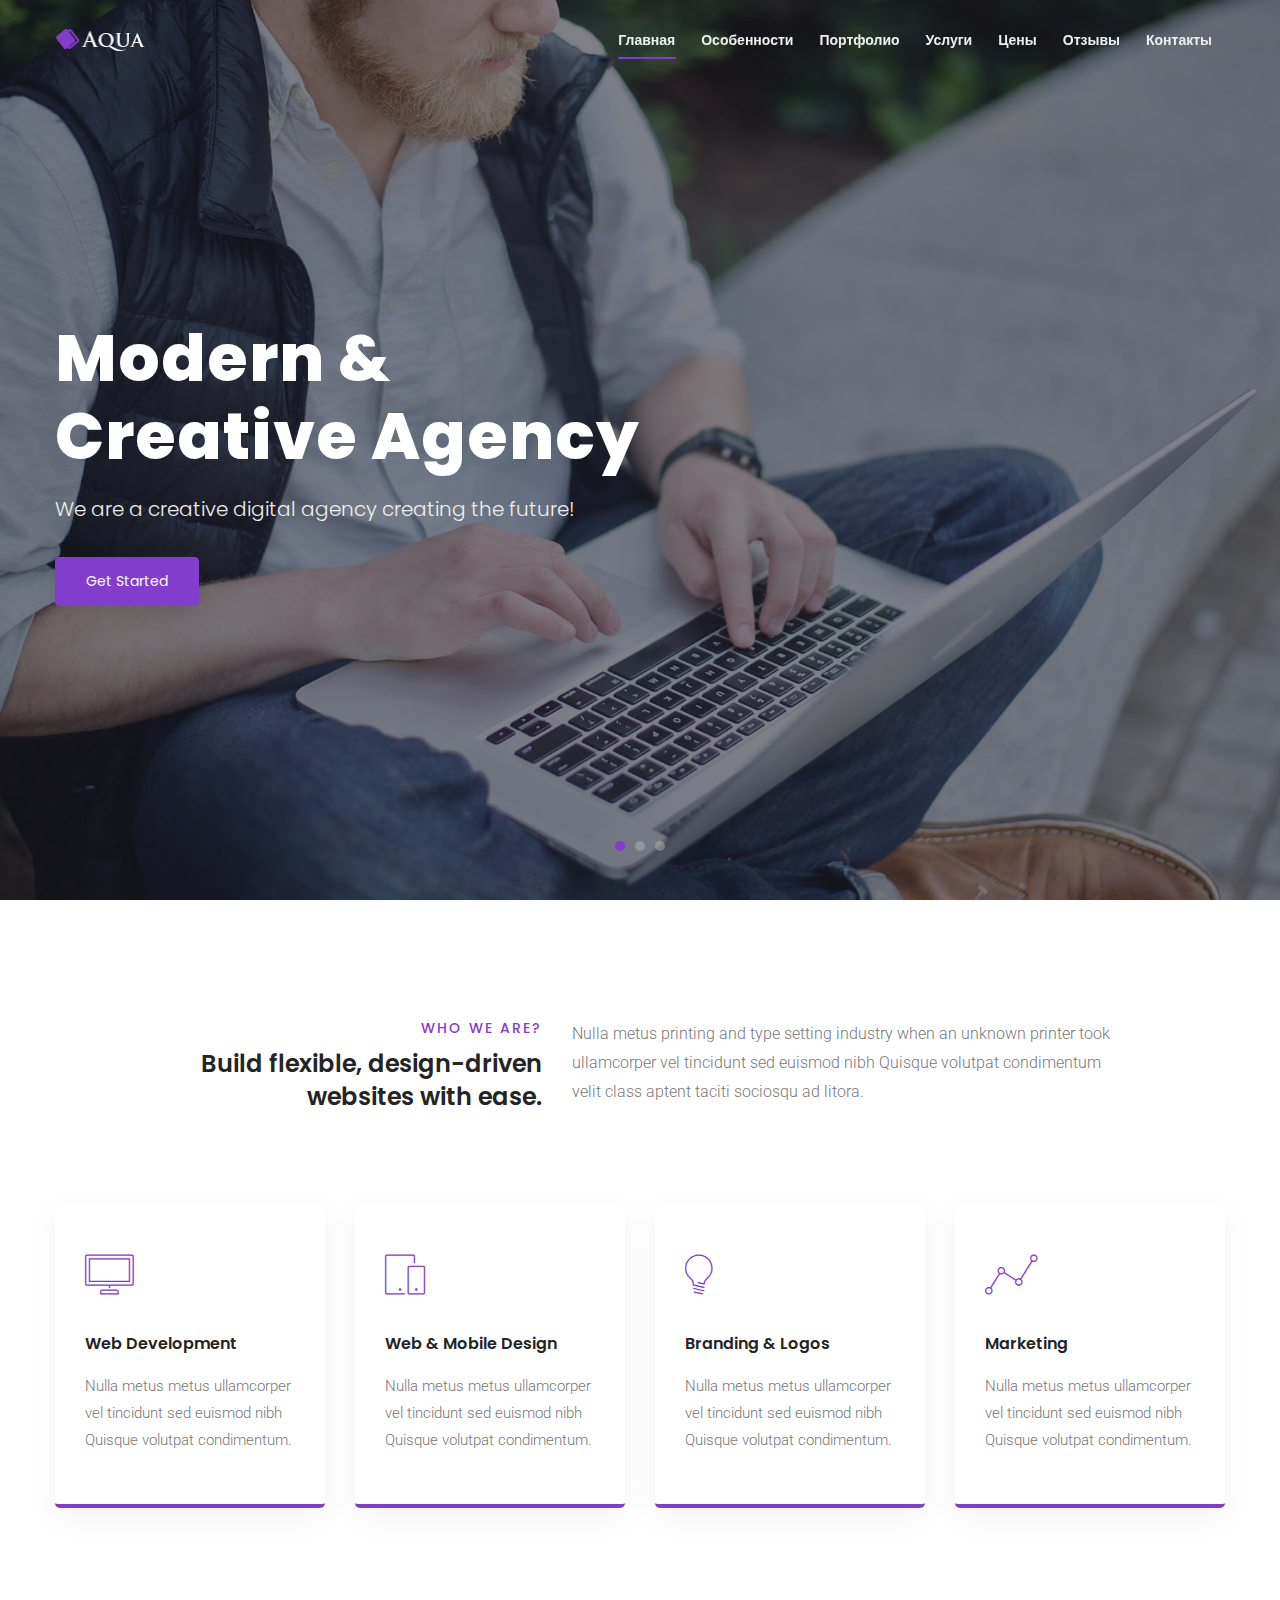
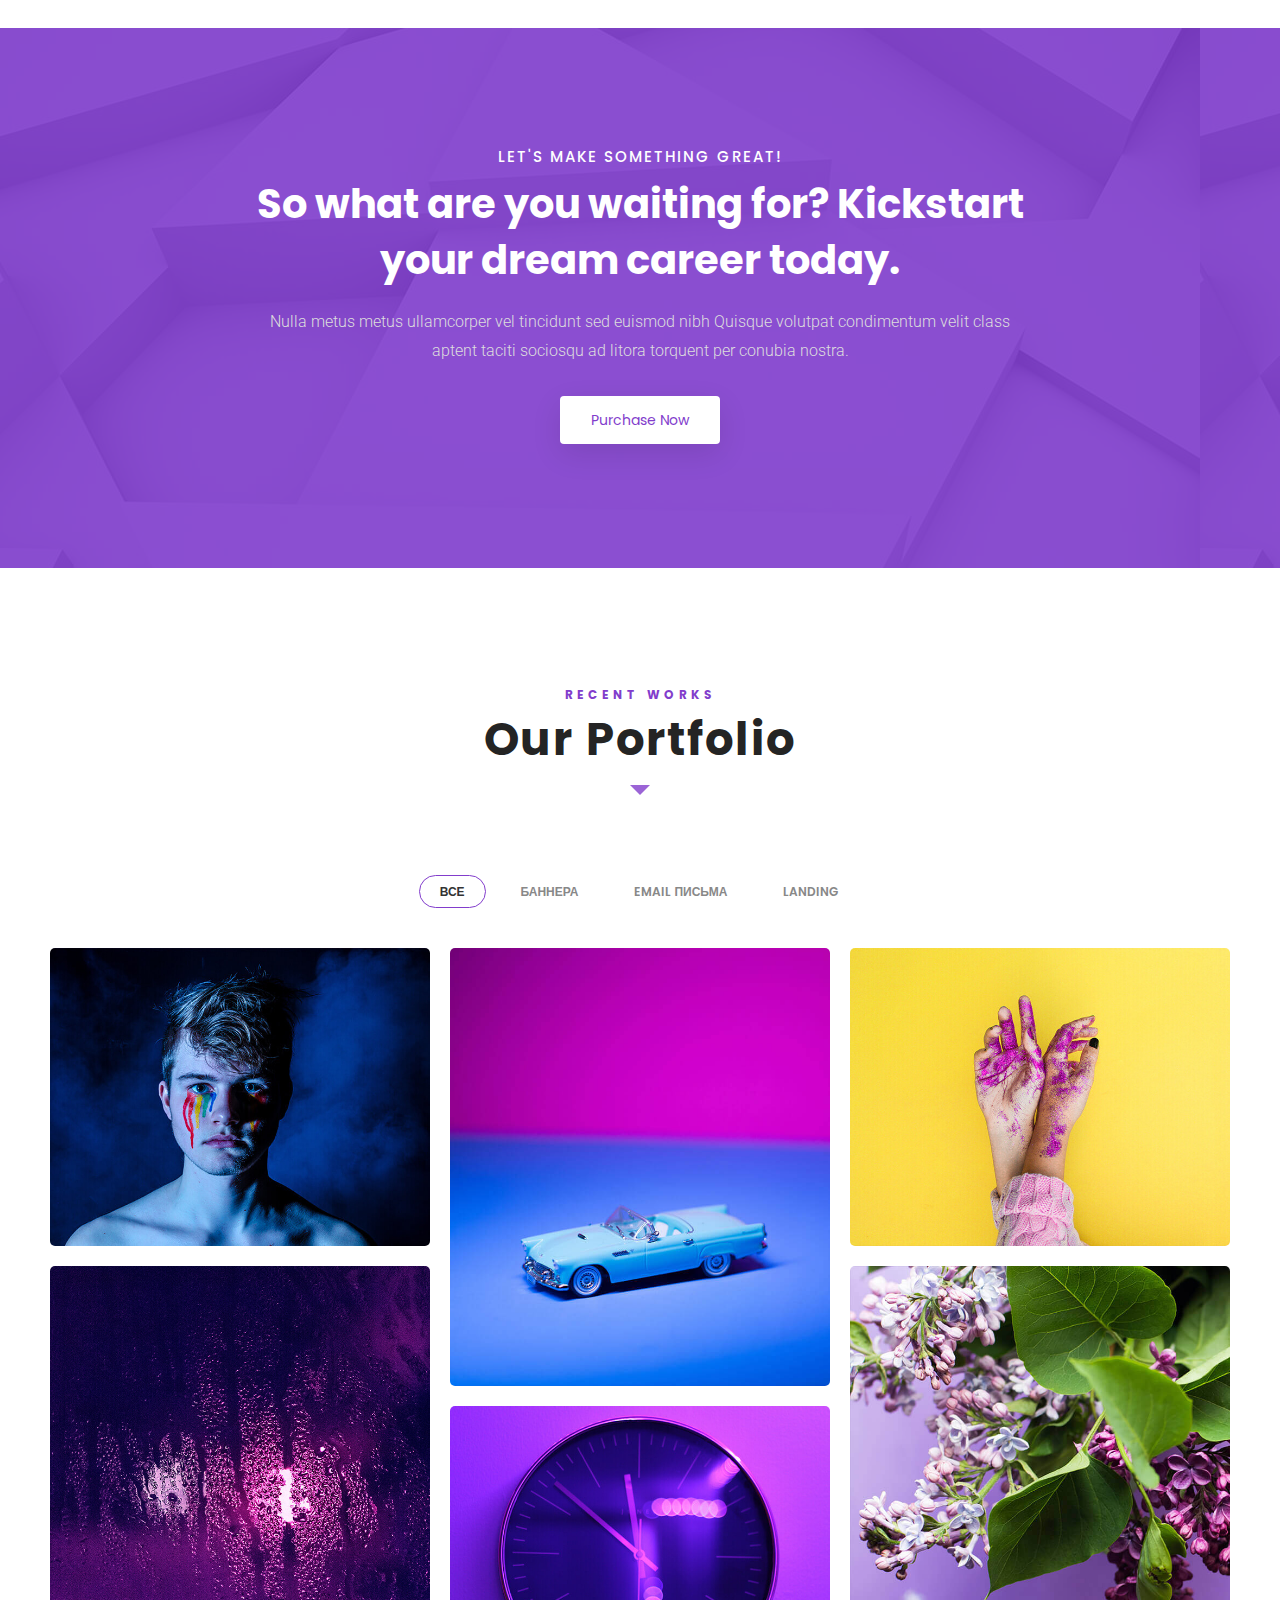
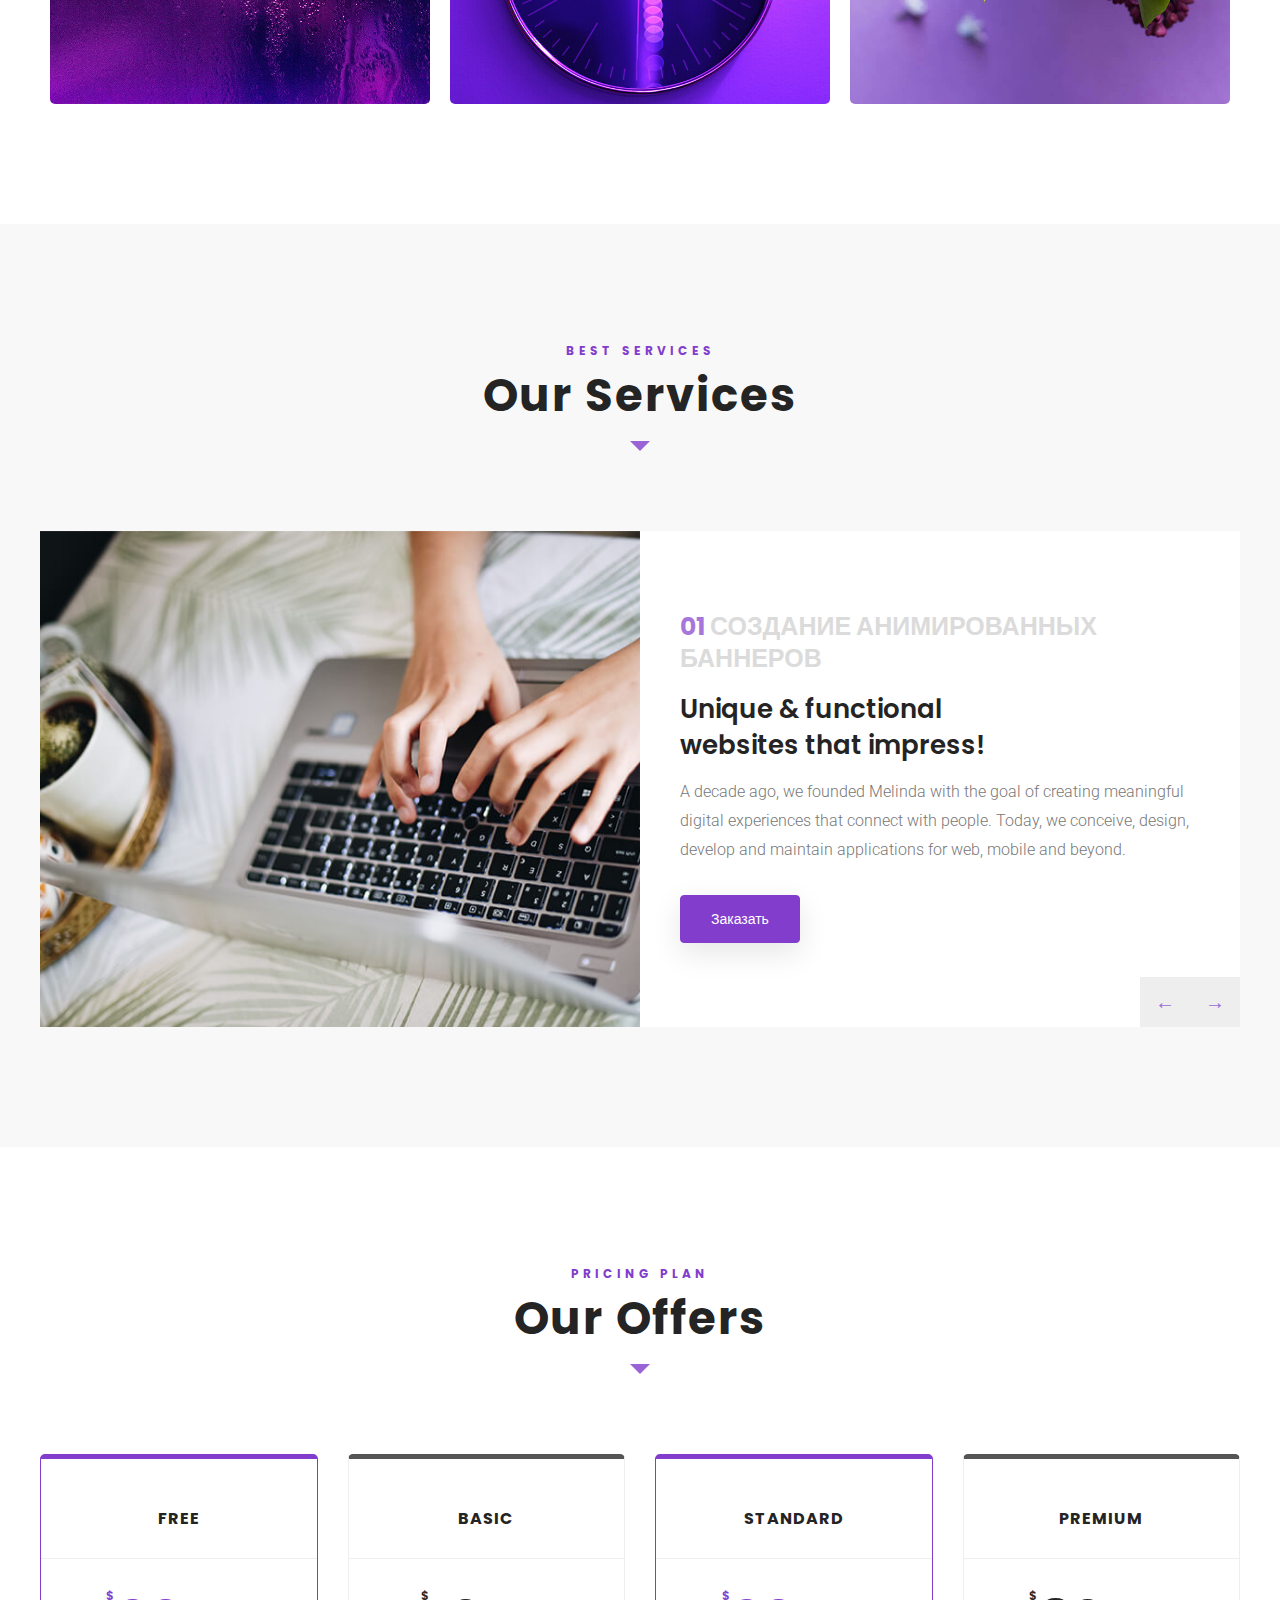
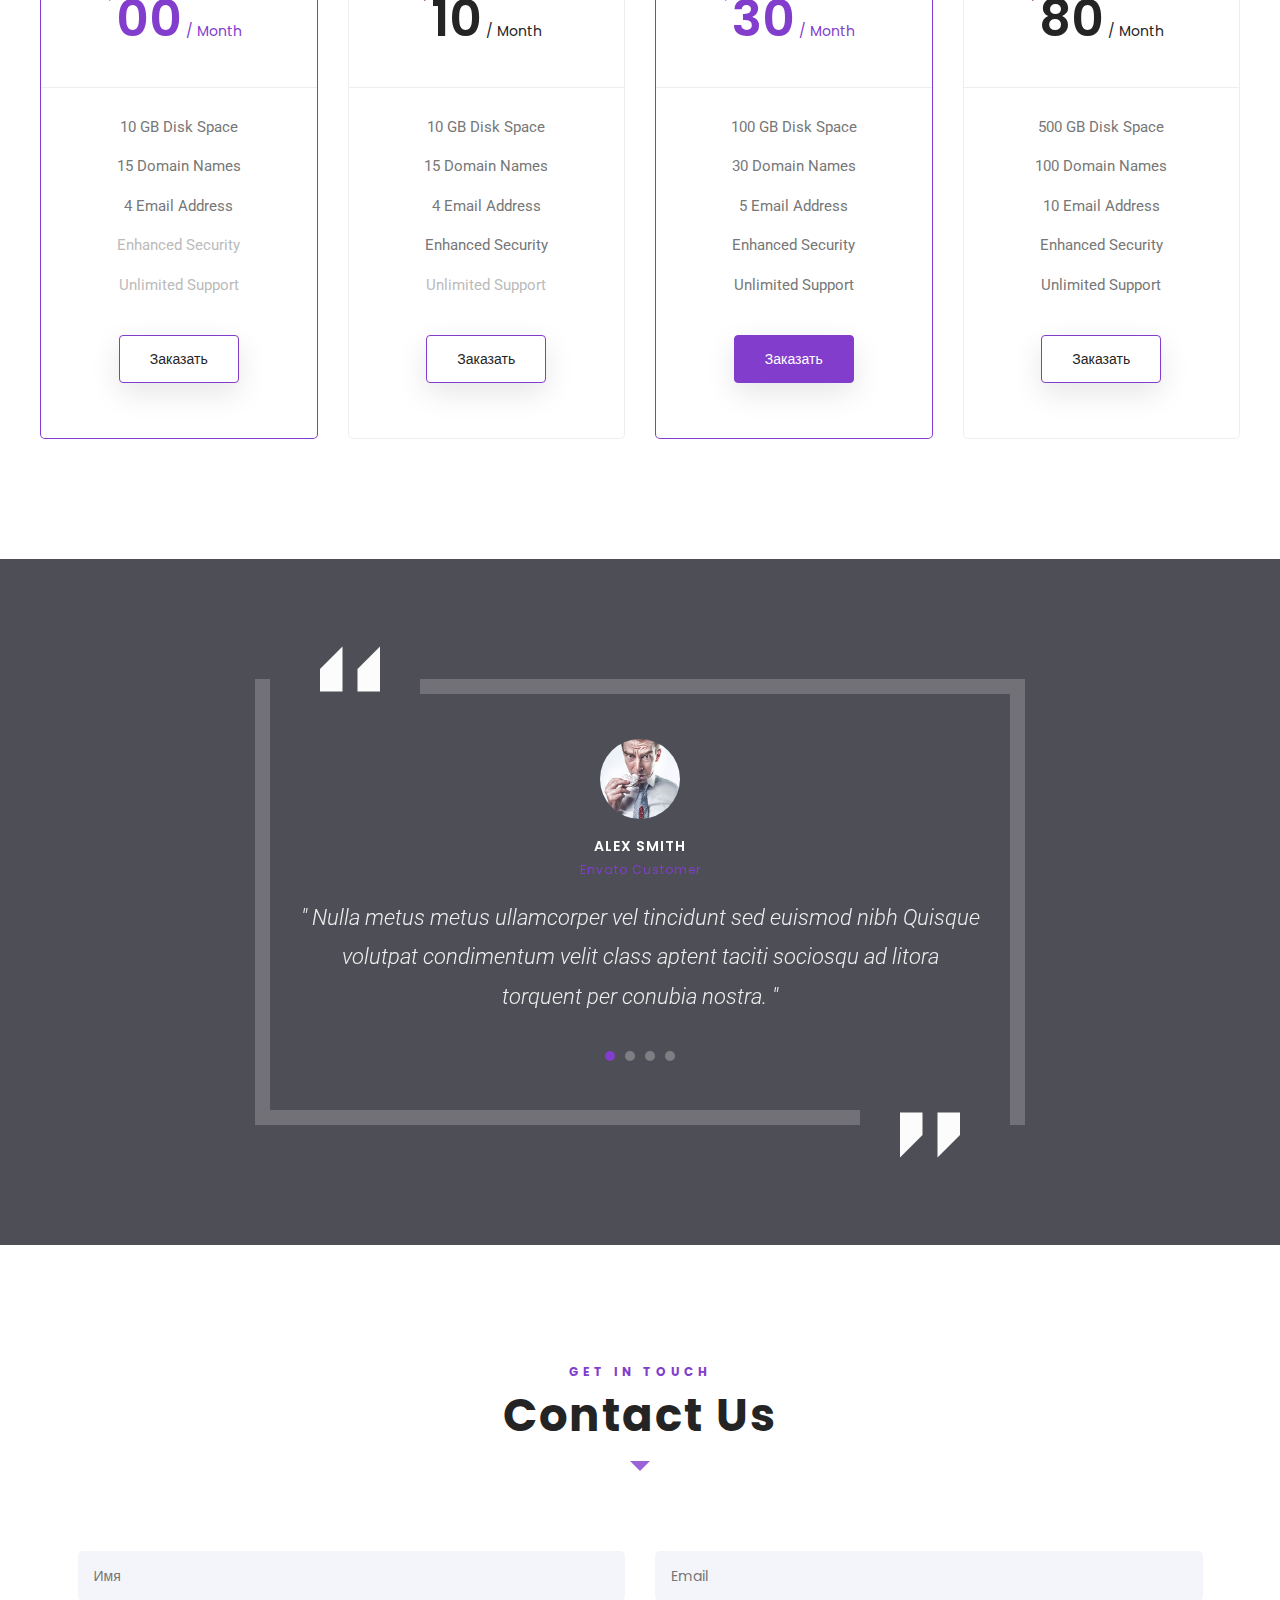
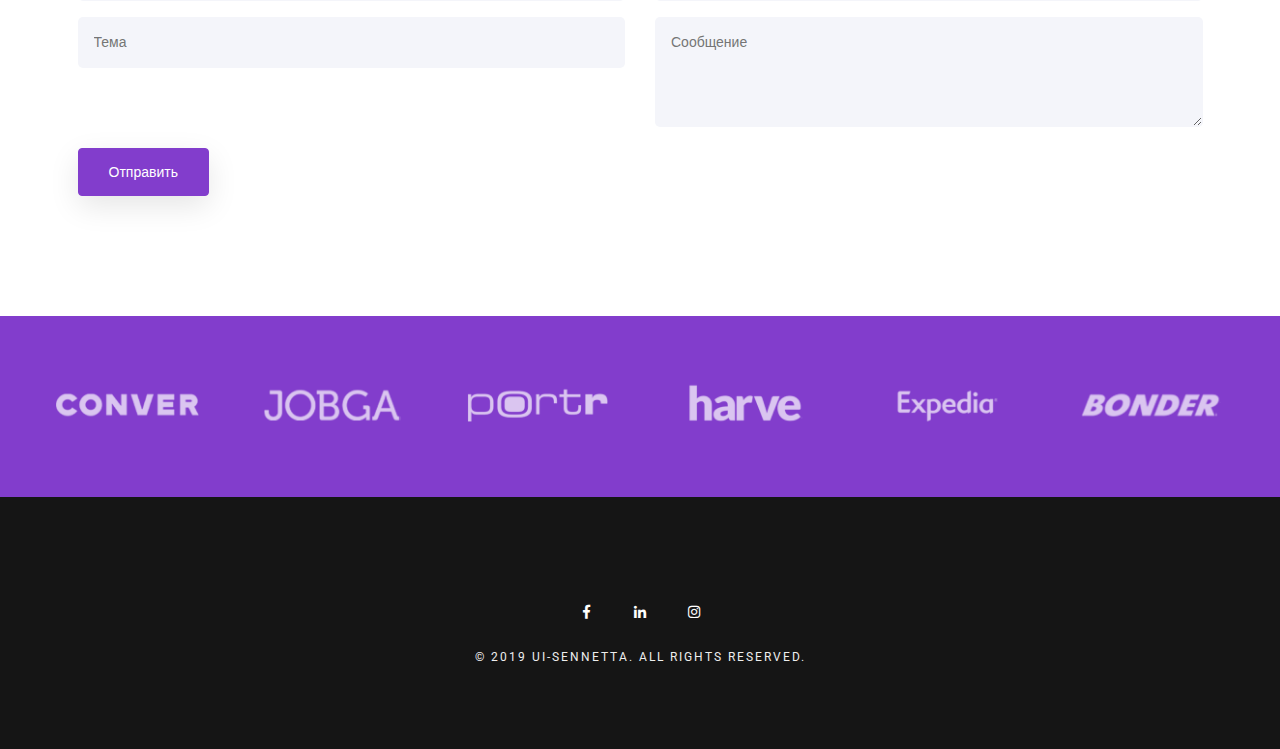
<file: index.html>
<!DOCTYPE html>
 <html lang="zxx">

    
<!-- Mirrored from aquax.netlify.com/slider.html by HTTrack Website Copier/3.x [XR&CO'2014], Fri, 28 Dec 2018 08:56:43 GMT -->
<!-- Added by HTTrack --><meta http-equiv="content-type" content="text/html;charset=UTF-8" /><!-- /Added by HTTrack -->
<head>

    	<!-- Metas -->
        <meta charset="utf-8">
		<meta http-equiv="X-UA-Compatible" content="IE=edge" />
        <meta name="viewport" content="width=device-width, initial-scale=1, maximum-scale=1" />
		<meta name="keywords" content="HTML5 Template Aqua onepage themeforest" />
		<meta name="description" content="Aqua - Onepage Multi-Purpose HTML5 Template" />
		<meta name="author" content="" />

		<!-- Title  -->
		<title>Aqua</title>

		<!-- Favicon -->
		<link rel="shortcut icon" href="img/favicon.png" />

		<!-- Google Fonts -->
        <link href="https://fonts.googleapis.com/css?family=Poppins:300,400,500,600,700" rel="stylesheet">
        <link href="https://fonts.googleapis.com/css?family=Roboto:300,400,500,600,700,800" rel="stylesheet">

		<!-- Plugins -->
		<link rel="stylesheet" href="css/plugins.css" />

        <!-- Core Style Css -->
        <link rel="stylesheet" href="css/style.css" />

    </head>

    <body>

    	<!-- =====================================
    	==== Start Loading -->

    	<div class="loading">
            <div class="gooey">
              <span class="dot"></span>
              <div class="dots">
                <span></span>
                <span></span>
                <span></span>
              </div>
            </div>
        </div>
        
    	<!-- End Loading ====
    	======================================= -->


       
    	<!-- =====================================
    	==== Start Navbar -->

		<nav class="navbar navbar-expand-lg">
			<div class="container">

            <!-- Logo -->
            <a class="logo" href="">
                <img src="img/logo-light.png" alt="logo">          
            </a>

			  <button class="navbar-toggler" type="button" data-toggle="collapse" data-target="#navbarSupportedContent" aria-controls="navbarSupportedContent" aria-expanded="false" aria-label="Toggle navigation">
			    <span class="icon-bar"><i class="fas fa-bars"></i></span>
			  </button>

			  <!-- navbar links -->
			  <div class="collapse navbar-collapse" id="navbarSupportedContent">
			    <ul class="navbar-nav ml-auto">
			      <li class="nav-item">
			        <a class="nav-link active" href="#" data-scroll-nav="0">Главная</a>
			      </li>
			      <li class="nav-item">
                    <a class="nav-link" href="#" data-scroll-nav="1">Особенности</a>
                  </li>
			      <li class="nav-item">
			        <a class="nav-link" href="#" data-scroll-nav="2">Портфолио</a>
			      </li>
                  <li class="nav-item">
                    <a class="nav-link" href="#" data-scroll-nav="3">Услуги</a>
                  </li>
                  <li class="nav-item">
                    <a class="nav-link" href="#" data-scroll-nav="4">Цены</a>
                  </li>
			      <li class="nav-item">
			        <a class="nav-link" href="#" data-scroll-nav="5">Отзывы</a>
			      </li>
			      <!-- <li class="nav-item">
			        <a class="nav-link" href="#" data-scroll-nav="6">Blog</a>
			      </li>
			      <li class="nav-item"> -->
			        <a class="nav-link" href="#" data-scroll-nav="7">Контакты</a>
			      </li>
			    </ul>
			  </div>
			</div>
		</nav>

    	<!-- End Navbar ====
    	======================================= -->



    	<!-- =====================================
    	==== Start Header -->

        <header class="header slider-fade" data-scroll-index="0">
            <div class="owl-carousel owl-theme">
                <div class="item bg-img valign" data-overlay-dark="5" data-background="img/bg.jpg">
                    <div class="container">
                        <div class="row">
                            <div class="text-left caption col-md-12 mt-30">
                                <h1>Modern &<br> Creative Agency</h1>
                                <p>We are a creative digital agency creating the future!</p>
                                <!-- <a href="#0" class="butn butn-light">
                                    <span>Learn More</span>
                                </a> -->
                                <a href="#0" class="butn butn-bg">
                                    <span>Get Started</span>
                                </a>
                            </div>
                        </div>
                    </div>
                </div>
                <div class="item bg-img valign" data-overlay-dark="5" data-background="img/bg1.jpg">
                    <div class="container">
                        <div class="row">
                            <div class="text-center caption col-md-12 mt-30">
                                <h1>Modern &<br> Creative Agency</h1>
                                <p>We are a creative digital agency creating the future!</p>
                                <!-- <a href="#0" class="butn butn-light">
                                    <span>Learn More</span>
                                </a> -->
                                <a href="#0" class="butn butn-bg">
                                    <span>Get Started</span>
                                </a>
                            </div>
                        </div>
                    </div>
                </div>
                <div class="item bg-img valign" data-overlay-dark="5" data-background="img/bg2.jpg">
                    <div class="container">
                        <div class="row">
                            <div class="text-right caption col-md-12 mt-30">
                                <h1>Modern &<br> Creative Agency</h1>
                                <p>We are a creative digital agency creating the future!</p>
                                <!-- <a href="#0" class="butn butn-light">
                                    <span>Learn More</span>
                                </a> -->
                                <a href="#0" class="butn butn-bg">
                                    <span>Get Started</span>
                                </a>
                            </div>
                        </div>
                    </div>
                </div>
            </div>
        </header>

    	<!-- End Header ====
    	======================================= -->



        <!-- =====================================
        ==== Start Hero -->

        <section class="hero section-padding" data-scroll-index="1">
            <div class="container">
                <div class="row">
                    <div class="col-lg-10 offset-lg-1">
                        <div class="intro row mb-80">
                            <div class="col-lg-5">
                                <div class="text-right">
                                    <h6>Who we are?</h6>
                                    <h5>Build flexible, design-driven websites with ease.</h5>
                                </div>
                            </div>
                            <div class="col-lg-7">
                                <div class="text-left">
                                   <p>Nulla metus printing and type setting industry when an unknown printer took ullamcorper vel tincidunt sed euismod nibh Quisque volutpat condimentum velit class aptent taciti sociosqu ad litora.</p>  
                                </div>
                            </div>
                        </div>
                    </div>

                    <div class="col-lg-3 col-md-6">
                    	<div class="item mb-md50">
                            <span class="icon"><i class="icon-desktop"></i></span>
                            <h5><span></span>Web Development</h5>
                            <p>Nulla metus metus ullamcorper vel tincidunt sed euismod nibh Quisque volutpat condimentum.</p>
                        </div>
                    </div>

                    <div class="col-lg-3 col-md-6">
                    	<div class="item mb-md50">
                            <span class="icon"><i class="icon-mobile"></i></span>
                            <h5><span></span>Web & Mobile Design</h5>
                            <p>Nulla metus metus ullamcorper vel tincidunt sed euismod nibh Quisque volutpat condimentum.</p>
                        </div>
                    </div>

                    <div class="col-lg-3 col-md-6">
                    	<div class="item mb-sm50">
                            <span class="icon"><i class="icon-lightbulb"></i></span>
                            <h5><span></span>Branding & Logos</h5>
                            <p>Nulla metus metus ullamcorper vel tincidunt sed euismod nibh Quisque volutpat condimentum.</p>
                        </div>
                    </div>

                    <div class="col-lg-3 col-md-6">
                        <div class="item">
                            <span class="icon"><i class="icon-linegraph"></i></span>
                            <h5><span></span>Marketing</h5>
                            <p>Nulla metus metus ullamcorper vel tincidunt sed euismod nibh Quisque volutpat condimentum.</p>
                        </div>
                    </div>
                </div>
            </div>
        </section>

        <!-- End Hero ====
        ======================================= -->



        <!-- =====================================
        ==== Start Features -->

        <!-- <section class="features bg-gray" data-scroll-index="1">
            <div class="container-fluid">
                <div class="row">

                    <div class="col-lg-6 bg-img hide-md"data-background="img/bg2.jpg"></div>
                    <div class="col-lg-6 feat half-padding">

                        <h6>Why Choose Us?</h6>
                        <h5>We Have Years Of Experience In Business.</h5>
                        <p>Nulla metus metus ullamcorper vel tincidunt sed euismod nibh Quisque volutpat condimentum velit class aptent taciti sociosqu ad litora torquent.</p>

                        <div class="row">
                            <div class="col-md-6">
                                <ul>
                                    <li><span class="icon icon-laptop"></span>Fully Responsive</li>
                                    <li><span class="icon icon-pictures"></span>Retina Ready</li>
                                    <li><span class="icon icon-tools"></span>Well Documented</li>
                                </ul>
                            </div>
                            <div class="col-md-6">
                                <ul>
                                    <li><span class="icon icon-lightbulb"></span>Creative Design</li>
                                    <li><span class="icon icon-strategy"></span>Flat Icons</li>
                                    <li><span class="icon icon-target"></span>Seo Optimization</li>
                                </ul>
                            </div>
                        </div>
                    	
                    </div>

                </div>
            </div>
        </section> -->

        <!-- End Features ====
        ======================================= -->



        <!-- =====================================
        ==== Start boxs -->

        <!-- <section class="box section-padding" data-scroll-index="1">
            <div class="container">
                <div class="row">
                    
                    <div class="col-lg-6">
                        <div class="content">
                            <h6>About Us.</h6>
                            <h5>Why You Can Choose Us?</h5>
                            <p>Nulla metus metus ullamcorper vel tincidunt sed euismod nibh Quisque volutpat condimentum velit class aptent taciti sociosqu ad litora torquent.</p>
                        </div>
                        <!-- accordion -->
                        <!-- <div class="accordion mb-md50">

                            <div class="item active">
                                <div class="title">
                                    <h6>Identifying Problem Source</h6>
                                </div>
                                <div class="accordion-info active">
                                    <p>Lorem ipsum dolor sit amet, in quodsi vulputate pro. Ubique maluisset vel te, his dico vituperata ut. in quodsi Ubique maluisset vel te, his dico vituperata ut in quodsi Ubique.</p>
                                </div>
                            </div>

                            <div class="item">
                                <div class="title">
                                    <h6>Protecting brand integrity</h6>
                                </div>
                                <div class="accordion-info">
                                    <p>Lorem ipsum dolor sit amet, in quodsi vulputate pro. Ubique maluisset vel te, his dico vituperata ut.vituperata ut in quodsi in quodsiUbique maluisset vel te, his dico vituperata ut in quodsiUbique. in quodsi vulputate.</p>
                                </div>
                            </div>

                            <div class="item">
                                <div class="title">
                                    <h6>We Are Creative And Professional</h6>
                                </div>
                                <div class="accordion-info">
                                    <p>Lorem ipsum dolor sit amet, in quodsi vulputate pro. Ubique maluisset vel te, his dico vituperata ut. in vituperata ut in quodsi maluisset vel te, his dico vituperata ut in quodsi Ubique. in quodsi vulputate.</p>
                                </div>
                            </div>
                            
                        </div>
                    </div>

                    <div class="col-lg-6">
                        <div class="img">
                            <img src="img/1.svg" alt="">
                        </div>
                    </div>

                </div>
            </div>
        </section> --> 

        <!-- End boxs ====
        ======================================= -->



        <!-- =====================================
        ==== Start Get Ready -->

        <section class="get-ready section-padding" data-overlay-color="9" data-background="img/pattern.jpg">
            <div class="container">
                <div class="row">
                    
                    <div class="col-lg-8 col-md-10 offset-md-1 offset-lg-2">
                        <div class="text-center">
                            <h6>Let's Make Something Great!</h6>
                            <h3>So what are you waiting for? Kickstart your dream career today.</h3>
                            <p>Nulla metus metus ullamcorper vel tincidunt sed euismod nibh Quisque volutpat condimentum velit class aptent taciti sociosqu ad litora torquent per conubia nostra.</p>
                            <a href="#0" class="butn butn-light mt-30">
                                <span>Purchase Now</span>
                            </a>
                        </div>
                    </div>

                </div>
            </div>
        </section>

        <!-- End Get Ready ====
        ======================================= -->



        <!-- =====================================
        ==== Start Portfolio -->

        <section class="portfolio section-padding" data-scroll-index="2">
            <div class="container">
            	<div class="row">

                    <div class="section-head text-center col-lg-8 col-md-10 offset-md-1 offset-lg-2">
                        <h6>Recent Works</h6>
                        <h4>Our Portfolio</h4>
                    </div>

            		<!-- filter links -->
                    <div class="filtering text-center full-width">
                        <div class="filter">
                            <span data-filter='*' class="active">Все</span>
                            <span data-filter='.brand'>Баннера</span>
                            <span data-filter='.web'>Email письма</span>
                            <span data-filter='.graphic'>Landing</span>
                        </div>
                    </div>

                    <!-- gallery -->
                    <div class="gallery full-width">

                        <!-- gallery item -->
                        <div class="items graphic">
                            <div class="item-img">
                                <img src="img/portfolio/1.jpg" alt="image">
                                <div class="item-img-overlay">
                                    <div class="overlay-info full-width">
                                        <div class="des">
                                            <p>Logo | Branding</p>
                                            <h6>Creative Web Design</h6>
                                        </div>
                                        <a href="img/portfolio/1.jpg" class="popimg">
                                            <span class="icon"><i class="fas fa-long-arrow-alt-right"></i></span>
                                        </a>
                                    </div>
                                </div>
                            </div>
                        </div>

                        <!-- gallery item -->
                        <div class="items web">
                            <div class="item-img">
                                <img src="img/portfolio/2.jpg" alt="image">
                                <div class="item-img-overlay">
                                    <div class="overlay-info full-width">
                                        <div class="des">
                                            <p>Logo | Branding</p>
                                            <h6>Creative Web Design</h6>
                                        </div>
                                        <a href="img/portfolio/2.jpg" class="popimg">
                                            <span class="icon"><i class="fas fa-long-arrow-alt-right"></i></span>
                                        </a>
                                    </div>
                                </div>
                            </div>
                        </div>

                        <!-- gallery item -->
                        <div class="items brand">
                            <div class="item-img">
                                <img src="img/portfolio/3.jpg" alt="image">
                                <div class="item-img-overlay">
                                    <div class="overlay-info full-width">
                                        <div class="des">
                                            <p>Logo | Branding</p>
                                            <h6>Creative Web Design</h6>
                                        </div>
                                        <a href="img/portfolio/3.jpg" class="popimg">
                                            <span class="icon"><i class="fas fa-long-arrow-alt-right"></i></span>
                                        </a>
                                    </div>
                                </div>
                            </div>
                        </div>

                        <!-- gallery item -->
                        <div class="items graphic">
                            <div class="item-img">
                                <img src="img/portfolio/4.jpg" alt="image">
                                <div class="item-img-overlay">
                                    <div class="overlay-info full-width">
                                        <div class="des">
                                            <p>Logo | Branding</p>
                                            <h6>Creative Web Design</h6>
                                        </div>
                                        <a href="img/portfolio/4.jpg" class="popimg">
                                            <span class="icon"><i class="fas fa-long-arrow-alt-right"></i></span>
                                        </a>
                                    </div>
                                </div>
                            </div>
                        </div>

                        <!-- gallery item -->
                        <div class="items web">
                            <div class="item-img">
                                <img src="img/portfolio/5.jpg" alt="image">
                                <div class="item-img-overlay">
                                    <div class="overlay-info full-width">
                                        <div class="des">
                                            <p>Logo | Branding</p>
                                            <h6>Creative Web Design</h6>
                                        </div>
                                        <a href="img/portfolio/5.jpg" class="popimg">
                                            <span class="icon"><i class="fas fa-long-arrow-alt-right"></i></span>
                                        </a>
                                    </div>
                                </div>
                            </div>
                        </div>

                        <!-- gallery item -->
                        <div class="items brand">
                            <div class="item-img">
                                <img src="img/portfolio/6.jpg" alt="image">
                                <div class="item-img-overlay">
                                    <div class="overlay-info full-width">
                                        <div class="des">
                                            <p>Logo | Branding</p>
                                            <h6>Creative Web Design</h6>
                                        </div>
                                        <a href="img/portfolio/6.jpg" class="popimg">
                                            <span class="icon"><i class="fas fa-long-arrow-alt-right"></i></span>
                                        </a>
                                    </div>
                                </div>
                            </div>
                        </div>

                    </div>
            	</div>
            </div>
        </section>

        <!-- End Portfolio ====
        ======================================= -->



        <!-- =====================================
        ==== Start Services -->

        <section class="services section-padding bg-gray" data-scroll-index="3">
            <div class="container">
                <div class="row">

                    <div class="section-head text-center col-lg-8 col-md-10 offset-md-1 offset-lg-2">
                        <h6>Best Services</h6>
                        <h4>Our Services</h4>
                    </div>
                    
                    <div class="col-lg-6 carousel-img no-padding">
                        <div class="item bg-img" data-background="img/1.jpg"></div>
                        <div class="item bg-img" data-background="img/2.jpg"></div>
                        <div class="item bg-img" data-background="img/3.jpg"></div>
                    </div>

                    <div class="col-lg-6 no-padding">
                        <div class="carousel-content">
                            <div class="item">
                                <span class="cas"><span>01</span> Создание анимированных баннеров</span>
                                <h4>Unique & functional<br> websites that impress!</h4>
                                <p>A decade ago, we founded Melinda with the goal of creating meaningful digital experiences that connect with people. Today, we conceive, design, develop and maintain applications for web, mobile and beyond.</p>
                                <a href="#0" class="butn butn-bg mt-30">
                                    <span>Заказать</span>
                                </a>
                            </div>

                            <div class="item">
                                <span class="cas"><span>02</span> Создание email писем</span>
                                <h4>Creativity is to<br> Think More Efficiently.</h4>
                                <p>A decade ago, we founded Melinda with the goal of creating meaningful digital experiences that connect with people. Today, we conceive, design, develop and maintain applications for web, mobile and beyond.</p>
                                <a href="#0" class="butn butn-bg mt-30">
                                    <span>Заказать</span>
                                </a>
                            </div>

                            <div class="item">
                                <span class="cas"><span>03</span> Создание landing страниц</span>
                                <h4>We strive to be the<br> best & make Awesome Work.</h4>
                                <p>A decade ago, we founded Melinda with the goal of creating meaningful digital experiences that connect with people. Today, we conceive, design, develop and maintain applications for web, mobile and beyond.</p>
                                <a href="#0" class="butn butn-bg mt-30">
                                    <span>Заказать</span>
                                </a>
                            </div>

                            <div class="item">
                                <span class="cas"><span>04</span> Продвижение сайтов</span>
                                <h4>We strive to be the<br> best & make Awesome Work.</h4>
                                <p>A decade ago, we founded Melinda with the goal of creating meaningful digital experiences that connect with people. Today, we conceive, design, develop and maintain applications for web, mobile and beyond.</p>
                                <a href="#0" class="butn butn-bg mt-30">
                                    <span>Заказать</span>
                                </a>
                            </div>
                        </div>
                    </div>

                </div>
            </div>
        </section>

        <!-- End Services ====
        ======================================= -->



        <!-- =====================================
        ==== Start Price -->

        <section class="price section-padding" data-scroll-index="4">
            <div class="container">
                <div class="row">
                    
                    <div class="section-head text-center col-lg-8 col-md-10 offset-md-1 offset-lg-2">
                        <h6>Pricing Plan</h6>
                        <h4>Our Offers</h4>
                    </div>

                    <div class="pricing-tables text-center full-width">

                        <div class="row">

                            <div class="col-lg-3 col-md-6">
                                <div class="item active mb-md50">
                                    <div class="type">
                                        <h4>Free</h4>
                                    </div>

                                    <div class="value">
                                        <h3><span>$</span>00</h3>
                                        <span class="per">/ Month</span>
                                    </div>

                                    <div class="features">
                                        <ul>
                                            <li>10 GB Disk Space</li>
                                            <li>15 Domain Names</li>
                                            <li>4 Email Address</li>
                                            <li class="del">Enhanced Security</li>
                                            <li class="del">Unlimited Support</li>
                                        </ul>
                                    </div>

                                    <div class="order">
                                        <a href="#0" class="butn butn-bord">
                                            <span> Заказать</span>
                                        </a>
                                    </div>
                                </div>
                            </div>

                            <div class="col-lg-3 col-md-6">
                                <div class="item mb-md50">
                                    <div class="type">
                                        <h4>Basic</h4>
                                    </div>

                                    <div class="value">
                                        <h3><span>$</span>10</h3>
                                        <span class="per">/ Month</span>
                                    </div>

                                    <div class="features">
                                        <ul>
                                            <li>10 GB Disk Space</li>
                                            <li>15 Domain Names</li>
                                            <li>4 Email Address</li>
                                            <li>Enhanced Security</li>
                                            <li class="del">Unlimited Support</li>
                                        </ul>
                                    </div>

                                    <div class="order">
                                        <a href="#0" class="butn butn-bord">
                                            <span> Заказать</span>
                                        </a>
                                    </div>
                                </div>
                            </div>

                            <div class="col-lg-3 col-md-6">
                                <div class="item active mb-sm50">

                                    <div class="type">
                                        <h4>Standard</h4>
                                    </div>

                                    <div class="value">
                                        <h3><span>$</span>30</h3>
                                        <span class="per">/ Month</span>
                                    </div>

                                    <div class="features">
                                        <ul>
                                            <li>100 GB Disk Space</li>
                                            <li>30 Domain Names</li>
                                            <li>5 Email Address</li>
                                            <li>Enhanced Security</li>
                                            <li>Unlimited Support</li>
                                        </ul>
                                    </div>

                                    <div class="order">
                                        <a href="#0" class="butn butn-bg">
                                            <span> Заказать</span>
                                        </a>
                                    </div>
                                </div>
                            </div>

                            <div class="col-lg-3 col-md-6">
                                <div class="item">
                                    <div class="type">
                                        <h4>Premium</h4>
                                    </div>

                                    <div class="value">
                                        <h3><span>$</span>80</h3>
                                        <span class="per">/ Month</span>
                                    </div>

                                    <div class="features">
                                        <ul>
                                            <li>500 GB Disk Space</li>
                                            <li>100 Domain Names</li>
                                            <li>10 Email Address</li>
                                            <li>Enhanced Security</li>
                                            <li>Unlimited Support</li>
                                        </ul>
                                    </div>

                                    <div class="order">
                                        <a href="#0" class="butn butn-bord">
                                            <span> Заказать</span>
                                        </a>
                                    </div>
                                </div>
                            </div>

                        </div>

                    </div>

                </div>
            </div>
        </section>

        <!-- End Price ====
        ======================================= -->



        <!-- =====================================
        ==== Start Facts -->
        
        <div class="facts section-padding bg-img bg-fixed" data-scroll-index="5" data-overlay-dark="7" data-background="img/bg1.jpg">
            <div class="container">
                <div class="row">

                    <div class="col-lg-8 offset-lg-2 col-md-10 offset-md-1">
                    	<div class="testimonials">
                    		<span class="icon left"><img src="img/quote-left.svg" alt=""></span>
                            <span class="icon right"><img src="img/quote-right.svg" alt=""></span>

                    		<div class="owl-carousel owl-theme">
	                            <div class="item text-center">
	                                <div class="client-area">
	                                    <div class="img">
	                                        <div class="author">
	                                            <img src="img/clients/1.jpg" alt="">
	                                        </div>
	                                    </div>
	                                    <h6>Alex Smith</h6>
	                                    <span>Envato Customer</span>
	                                </div>
	                                <p>" Nulla metus metus ullamcorper vel tincidunt sed euismod nibh Quisque volutpat condimentum velit class aptent taciti sociosqu ad litora torquent per conubia nostra. "</p>
	                            </div>
	                            <div class="item text-center">
	                                <div class="client-area">
	                                    <div class="img">
	                                        <div class="author">
	                                            <img src="img/clients/2.jpg" alt="">
	                                        </div>
	                                    </div>
	                                    <h6>Sam Smith</h6>
	                                    <span>Envato Customer</span>
	                                </div>
	                                <p>" Nulla metus metus ullamcorper vel tincidunt sed euismod nibh Quisque volutpat condimentum velit class aptent taciti sociosqu ad litora torquent per conubia nostra. "</p>
	                            </div>
                                <div class="item text-center">
                                    <div class="client-area">
                                        <div class="img">
                                            <div class="author">
                                                <img src="img/clients/3.jpg" alt="">
                                            </div>
                                        </div>
                                        <h6>Sam Smith</h6>
                                        <span>Envato Customer</span>
                                    </div>
                                    <p>" Nulla metus metus ullamcorper vel tincidunt sed euismod nibh Quisque volutpat condimentum velit class aptent taciti sociosqu ad litora torquent per conubia nostra. "</p>
                                </div>
	                            <div class="item text-center">
	                                <div class="client-area">
	                                    <div class="img">
	                                        <div class="author">
	                                            <img src="img/clients/4.jpg" alt="">
	                                        </div>
	                                    </div>
	                                    <h6>Alex Martin</h6>
	                                    <span>Envato Customer</span>
	                                </div>
	                                <p>" Nulla metus metus ullamcorper vel tincidunt sed euismod nibh Quisque volutpat condimentum velit class aptent taciti sociosqu ad litora torquent per conubia nostra. "</p>
	                            </div>
	                        </div>
                    	</div>
                    </div>
                </div>
            </div>
        </div>

        <!-- End Facts ====
        ======================================= -->



        <!-- =====================================
        ==== Start Team -->

        <!-- <section class="team section-padding" data-scroll-index="5">
            <div class="container">
                <div class="row">

                    <div class="section-head text-center col-lg-8 col-md-10 offset-md-1 offset-lg-2">
                        <h6>Creative Minds</h6>
                        <h4>Our Team</h4>
                    </div>

                    <div class="col-md-6">
                        <div class="item toright mb-30">
                            <div class="img">
                                <img src="img/team/1.jpg" alt="">
                            </div>
                            <div class="info valign">
                                <div class="full-width">
                                    <h6>Alex Smith</h6>
                                    <span>UI/UX Designer</span>
                                    <p>Nulla metus metus ullamcorper vel tincidunt sed euismod Quisque volutpat condime.</p>
                                    <div class="social">
                                        <div class="full-width">
                                            <a href="#0" class="icon">
                                                <i class="fab fa-facebook-f"></i>
                                            </a>
                                            <a href="#0" class="icon">
                                                <i class="fab fa-twitter"></i>
                                            </a>
                                            <a href="#0" class="icon">
                                                <i class="fab fa-linkedin-in"></i>
                                            </a>
                                        </div>
                                    </div>
                                </div>
                            </div>
                        </div>
                    </div>
                    <div class="col-md-6">
                        <div class="item mb-30">
                            <div class="img">
                                <img src="img/team/2.jpg" alt="">
                            </div>
                            <div class="info valign">
                                <div class="full-width">
                                    <h6>Alex Smith</h6>
                                    <span>UI/UX Designer</span>
                                    <p>Nulla metus metus ullamcorper vel tincidunt sed euismod Quisque volutpat condime.</p>
                                    <div class="social">
                                        <div class="full-width">
                                            <a href="#0" class="icon">
                                                <i class="fab fa-facebook-f"></i>
                                            </a>
                                            <a href="#0" class="icon">
                                                <i class="fab fa-twitter"></i>
                                            </a>
                                            <a href="#0" class="icon">
                                                <i class="fab fa-linkedin-in"></i>
                                            </a>
                                        </div>
                                    </div>
                                </div>
                            </div>
                        </div>
                    </div>
                    <div class="col-md-6">
                        <div class="item toright mb-sm30">
                            <div class="img">
                                <img src="img/team/3.jpg" alt="">
                            </div>
                            <div class="info valign">
                                <div class="full-width">
                                    <h6>Alex Smith</h6>
                                    <span>UI/UX Designer</span>
                                    <p>Nulla metus metus ullamcorper vel tincidunt sed euismod Quisque volutpat condime.</p>
                                    <div class="social">
                                        <div class="full-width">
                                            <a href="#0" class="icon">
                                                <i class="fab fa-facebook-f"></i>
                                            </a>
                                            <a href="#0" class="icon">
                                                <i class="fab fa-twitter"></i>
                                            </a>
                                            <a href="#0" class="icon">
                                                <i class="fab fa-linkedin-in"></i>
                                            </a>
                                        </div>
                                    </div>
                                </div>
                            </div>
                        </div>
                    </div>
                    <div class="col-md-6">
                        <div class="item">
                            <div class="img">
                                <img src="img/team/4.jpg" alt="">
                            </div>
                            <div class="info valign">
                                <div class="full-width">
                                    <h6>Alex Smith</h6>
                                    <span>UI/UX Designer</span>
                                    <p>Nulla metus metus ullamcorper vel tincidunt sed euismod Quisque volutpat condime.</p>
                                    <div class="social">
                                        <div class="full-width">
                                            <a href="#0" class="icon">
                                                <i class="fab fa-facebook-f"></i>
                                            </a>
                                            <a href="#0" class="icon">
                                                <i class="fab fa-twitter"></i>
                                            </a>
                                            <a href="#0" class="icon">
                                                <i class="fab fa-linkedin-in"></i>
                                            </a>
                                        </div>
                                    </div>
                                </div>
                            </div>
                        </div>
                    </div>

                </div>
            </div>
        </section> -->

        <!-- End Team ====
        ======================================= -->



        <!-- =====================================
        ==== Start Blog -->

        <!-- <section class="blog section-padding bg-gray" data-scroll-index="6">
            <div class="container">
                <div class="row">
                    
                    <div class="section-head text-center col-lg-8 col-md-10 offset-md-1 offset-lg-2">
                        <h6>Latest News</h6>
                        <h4>Our Blog</h4>
                    </div>

                    <div class="col-lg-12">
                        <div class="item row mb-30">
                            <div class="post-img col-lg-7 col-md-6 order-last">
                                <a href="#0">
                                    <img src="img/blog/1.jpg" alt="">
                                </a>
                            </div>
                            <div class="post-cont col-lg-5 col-md-6 valign order-first text-right">
                                <div>
                                    <div class="info">
                                        <a href="#0">06 august 2018</a>
                                    </div>
                                    <h5>
                                        <a href="#0">Top 10 Advertisement Templates....</a>
                                    </h5>
                                    <div class="tags">
                                        <a href="#0"><span class="tag">ThemeForest</span></a>
                                        <a href="#0"><span class="tag">WordPress</span></a>
                                    </div>
                                    <p>Nulla metus metus vel tincidunt sed euismod nibh volutpat condimentum velit class aptent taciti...</p>
                                    <a href="#0" class="more">Read More <i class="fas fa-angle-right"></i></a>
                                </div>
                            </div>
                        </div>
                    </div>

                    <div class="col-lg-12">
                        <div class="item row">
                            <div class="post-img col-lg-7 col-md-6">
                                <a href="#0">
                                    <img src="img/blog/2.jpg" alt="">
                                </a>
                            </div>
                            <div class="post-cont valign col-lg-5 col-md-6">
                                <div>
                                    <div class="info">
                                        <a href="#0">06 august 2018</a>
                                    </div>
                                    <h5>
                                        <a href="#0">How Ubiquity Became a Liability....</a>
                                    </h5>
                                    <div class="tags">
                                        <a href="#0"><span class="tag">ThemeForest</span></a>
                                        <a href="#0"><span class="tag">WordPress</span></a>
                                    </div>
                                    <p>Nulla metus metus vel tincidunt sed euismod nibh volutpat condimentum velit class aptent taciti...</p>
                                    <a href="#0" class="more">Read More <i class="fas fa-angle-right"></i></a>
                                </div>
                            </div>
                        </div>
                    </div>

                </div>
            </div>
        </section> -->

        <!-- End Blog ====
        ======================================= -->



        <!-- =====================================
        ==== Start Contact -->

        <section class="contact" data-scroll-index="7">
           <div class="container-fluid">
               <div class="row">

                    <!-- <div class="col-lg-5 col-md-6 contact-info bg-img valign" data-overlay-dark="7" data-background="img/bg4.jpg">
                        <div class="ontop">
                            <div class="item">
                                <span class="icon"><i class="fas fa-phone"></i></span>
                                <div class="cont">
                                    <h6>Phone : </h6>
                                    <p>+20 010 251 789 18 , 251 789 18</p>
                                </div>
                            </div>
                            <div class="item">
                                <span class="icon"><i class="fas fa-envelope"></i></span>
                                <div class="cont">
                                    <h6>Email : </h6>
                                    <p>Aqua_support@website.com</p>
                                </div>
                            </div>
                            <div class="item">
                                <span class="icon"><i class="fas fa-map-marker-alt"></i></span>
                                <div class="cont">
                                    <h6>Address : </h6>
                                    <p>4655 Carter Street, Olney, Illinois</p>
                                    <p>4961  Wescam Court, Reno, Nevada</p>
                                </div>
                            </div>

                            <div class="social">
                                <a href="#0" class="icon">
                                    <i class="fab fa-facebook-f"></i>
                                </a>
                                <a href="#0" class="icon">
                                    <i class="fab fa-twitter"></i>
                                </a>
                                <a href="#0" class="icon">
                                    <i class="fab fa-linkedin-in"></i>
                                </a>
                                <a href="#0" class="icon">
                                    <i class="fab fa-behance"></i>
                                </a>
                                <a href="#0" class="icon">
                                    <i class="fab fa-instagram"></i>
                                </a>
                            </div>

                        </div>
                    </div> -->

                    <div class="col-lg-12 col-md-12">
                        <form class="form half-padding" id="contact-form" method="post" action="https://aquax.netlify.com/contact.php">

                            <div class="section-head text-center">
                                <h6>Get In Touch</h6>
                                <h4>Contact Us</h4>
                            </div>

                            <div class="messages"></div>

                            <div class="controls">

                                <div class="row">

                                    <div class="col-lg-6">
                                        <div class="form-group">
                                            <input id="form_name" type="text" name="name" placeholder="Имя" required="required">
                                        </div>
                                    </div>
                                    <div class="col-lg-6">
                                        <div class="form-group">
                                            <input id="form_email" type="email" name="email" placeholder="Email" required="required">
                                        </div>
                                    </div>
                                    <div class="col-md-6">
                                        <div class="form-group">
                                            <input id="form_subject" type="text" name="subject" placeholder="Тема">
                                        </div>
                                    </div>
                                    <div class="col-md-6">
                                        <div class="form-group">
                                            <textarea id="form_message" name="message" placeholder="Сообщение" rows="4" required="required"></textarea>
                                        </div>
                                    </div>

                                    <div class="col-md-12">
                                        <button type="submit" class="butn butn-bg"><span> Отправить</span></button>
                                    </div>

                                </div>                             
                            </div>
                        </form>
                    </div>

               </div>
           </div>
        </section>

        <!-- End Contact ====
        ======================================= -->



        <!-- =====================================
        ==== Start Clients -->

        <div class="clients text-center">
            <div class="container">
                <div class="row">
                    
                    <div class="col-md-12 owl-carousel owl-theme">
                        <div class="client-logo">
                            <a href="#0">
                                <img src="img/clients-logo/1.png" alt="">
                            </a>
                        </div>
                        <div class="client-logo">
                            <a href="#0">
                                <img src="img/clients-logo/2.png" alt="">
                            </a>
                        </div>
                        <div class="client-logo">
                            <a href="#0">
                                <img src="img/clients-logo/3.png" alt="">
                            </a>
                        </div>
                        <div class="client-logo">
                            <a href="#0">
                                <img src="img/clients-logo/4.png" alt="">
                            </a>
                        </div>
                        <div class="client-logo">
                            <a href="#0">
                                <img src="img/clients-logo/5.png" alt="">
                            </a>
                        </div>
                        <div class="client-logo">
                            <a href="#0">
                                <img src="img/clients-logo/6.png" alt="">
                            </a>
                        </div>
                        <div class="client-logo">
                            <a href="#0">
                                <img src="img/clients-logo/7.png" alt="">
                            </a>
                        </div>
                        <div class="client-logo">
                            <a href="#0">
                                <img src="img/clients-logo/8.png" alt="">
                            </a>
                        </div>
                    </div>

                </div>
            </div>
        </div>

        <!-- End Clients ====
        ======================================= -->



        <!-- =====================================
        ==== Start Footer -->

        <footer class="text-center">
            <div class="container">
                
                <div class="social">
                    <a href="#0" class="icon">
                        <i class="fab fa-facebook-f"></i>
                    </a>
                    <!-- <a href="#0" class="icon">
                        <i class="fab fa-twitter"></i>
                    </a> -->
                    <a href="#0" class="icon">
                        <i class="fab fa-linkedin-in"></i>
                    </a>
                    <!-- <a href="#0" class="icon">
                        <i class="fab fa-behance"></i>
                    </a> -->
                    <a href="#0" class="icon">
                        <i class="fab fa-instagram"></i>
                    </a>
                </div>

                <p>&copy; 2019 UI-Sennetta. All Rights Reserved.</p>

            </div>
        </footer>

        <!-- End Footer ====
        ======================================= -->




       
        <!-- jQuery -->
        <script src="js/jquery-3.0.0.min.js"></script>
        <script src="js/jquery-migrate-3.0.0.min.js"></script>

        <!-- popper.min -->
        <script src="js/popper.min.js"></script>

        <!-- bootstrap -->
        <script src="js/bootstrap.min.js"></script>

        <!-- scrollIt -->
        <script src="js/scrollIt.min.js"></script>

        <!-- owl carousel -->
        <script src="js/owl.carousel.min.js"></script>

        <!-- jquery.magnific-popup js -->
        <script src="js/jquery.magnific-popup.min.js"></script>

        <!-- stellar js -->
        <script src="js/jquery.stellar.min.js"></script>

        <!-- isotope.pkgd.min js -->
        <script src="js/isotope.pkgd.min.js"></script>

        <!-- slick carousel -->
        <script src="js/slick.min.js"></script>

        <!-- validator js -->
        <script src="js/validator.js"></script>

        <!-- custom scripts -->
        <script src="js/scripts.js"></script>

    </body>

<!-- Mirrored from aquax.netlify.com/slider.html by HTTrack Website Copier/3.x [XR&CO'2014], Fri, 28 Dec 2018 08:56:54 GMT -->
</html>
</file>
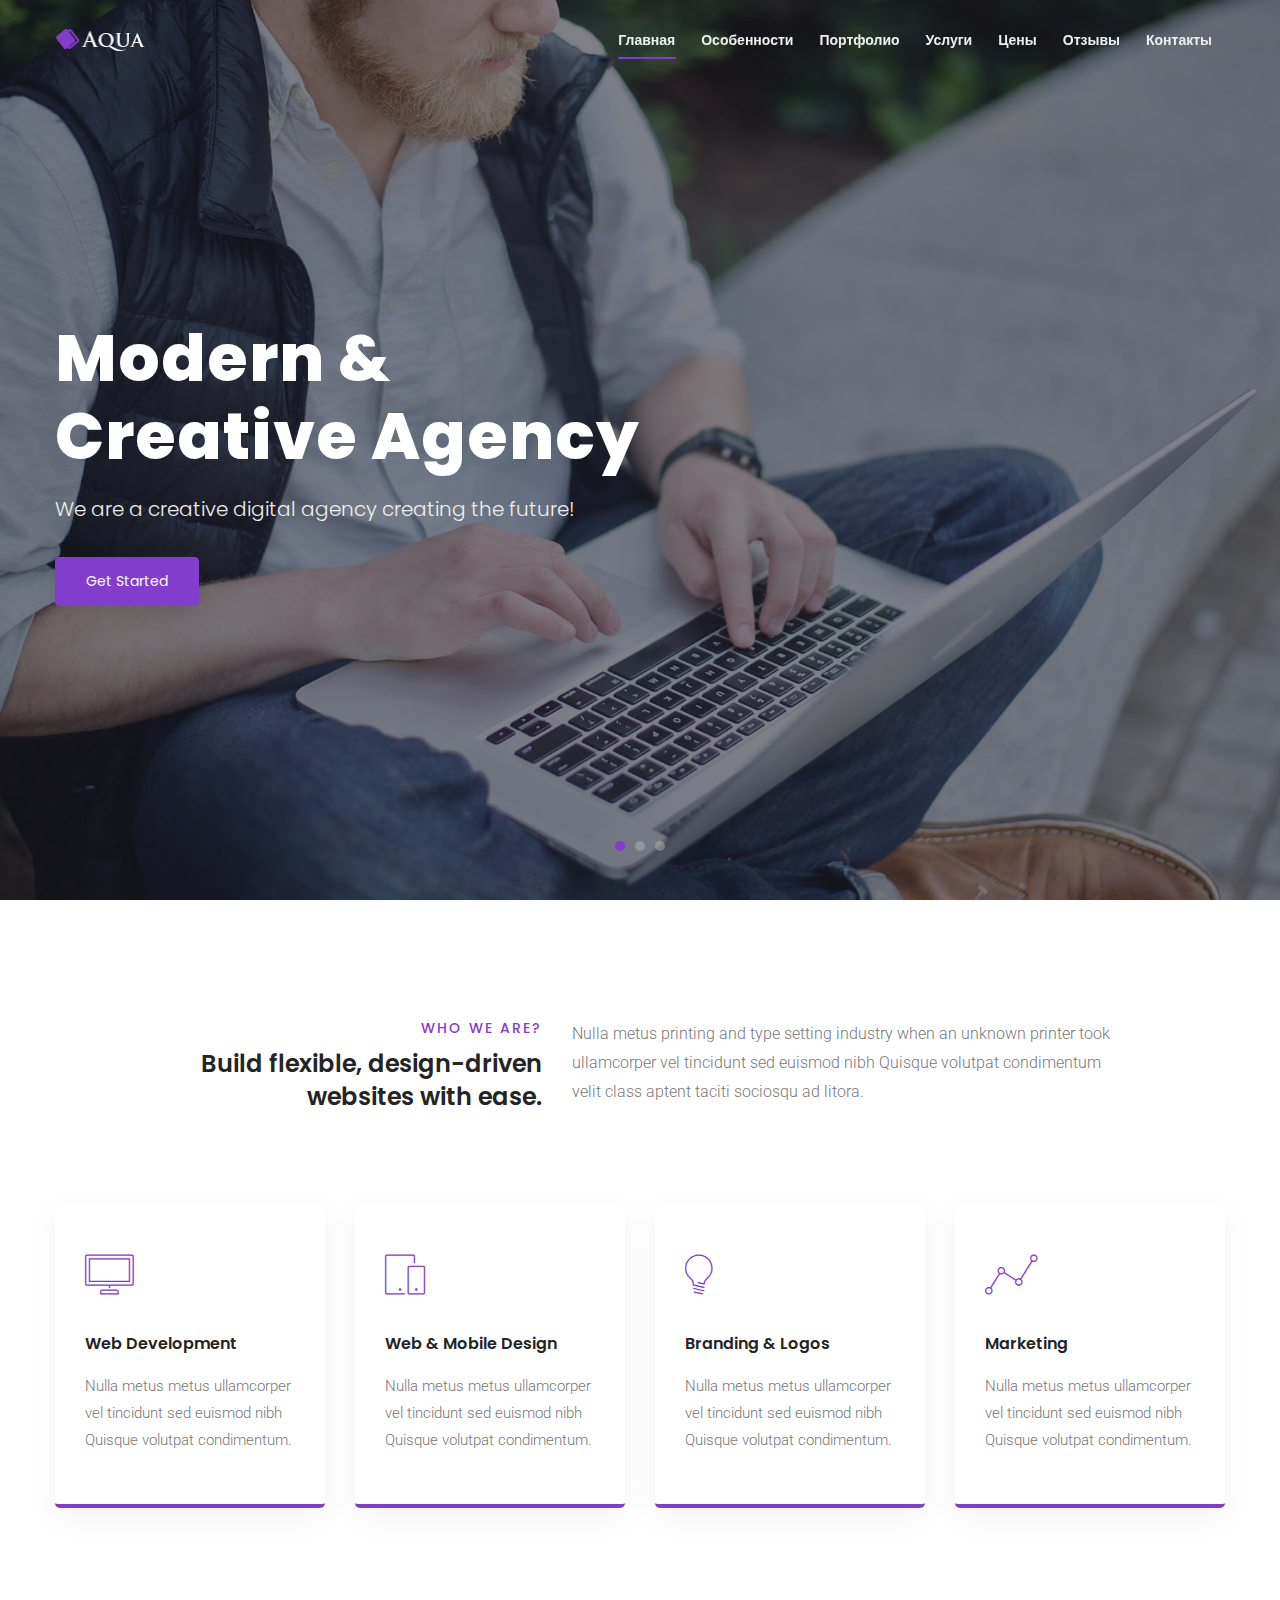
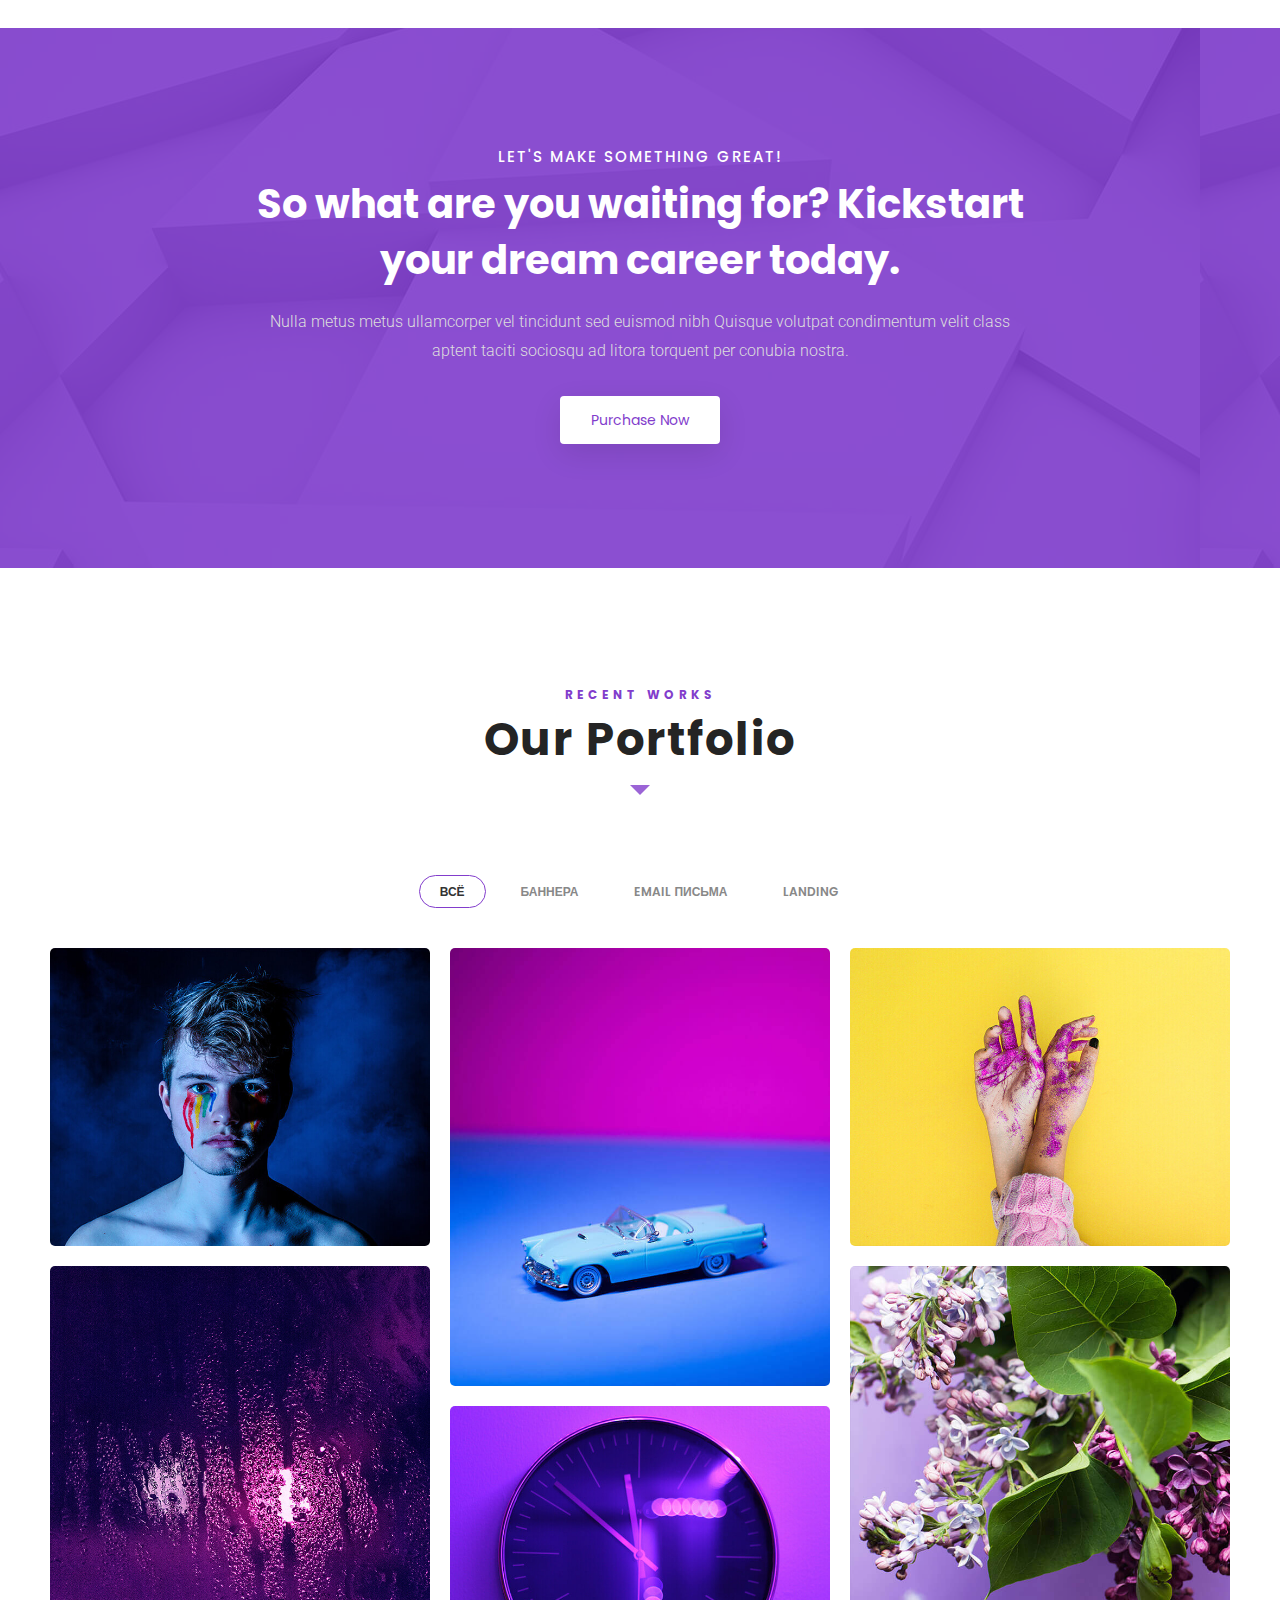
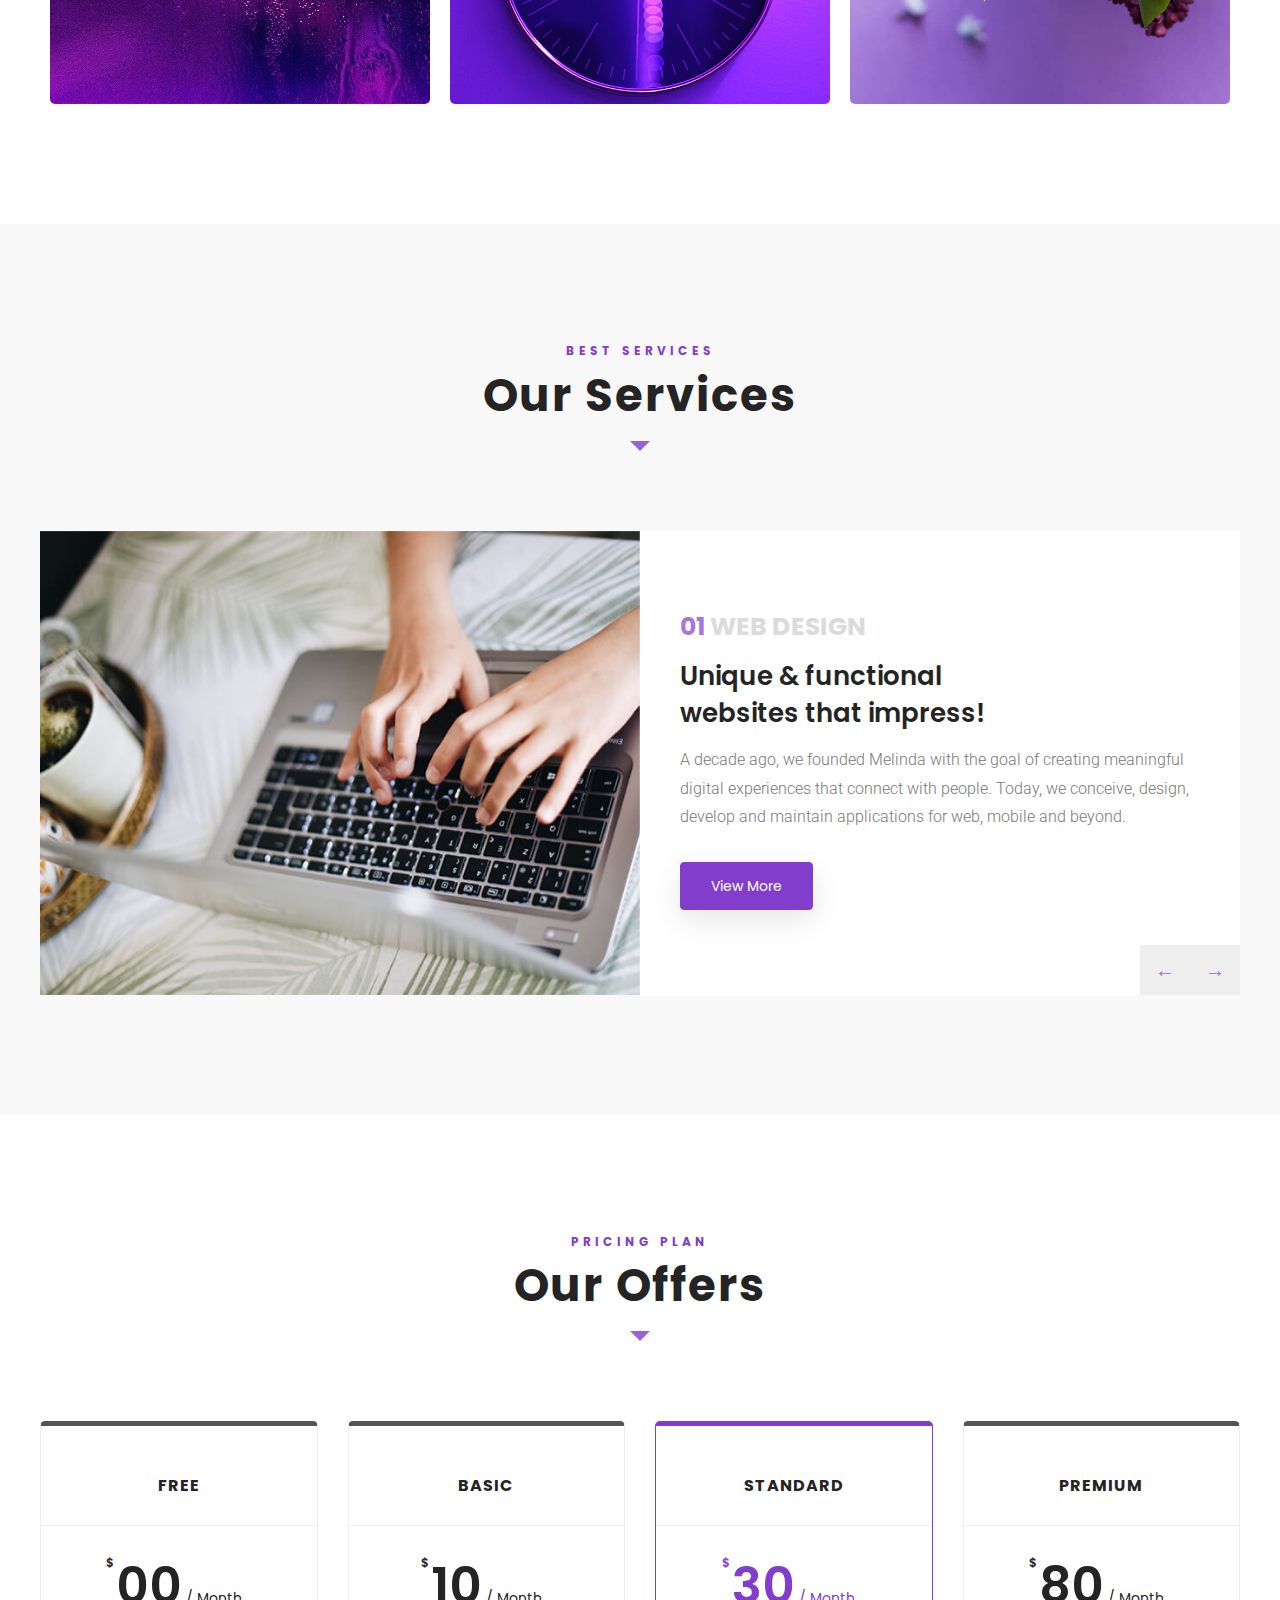
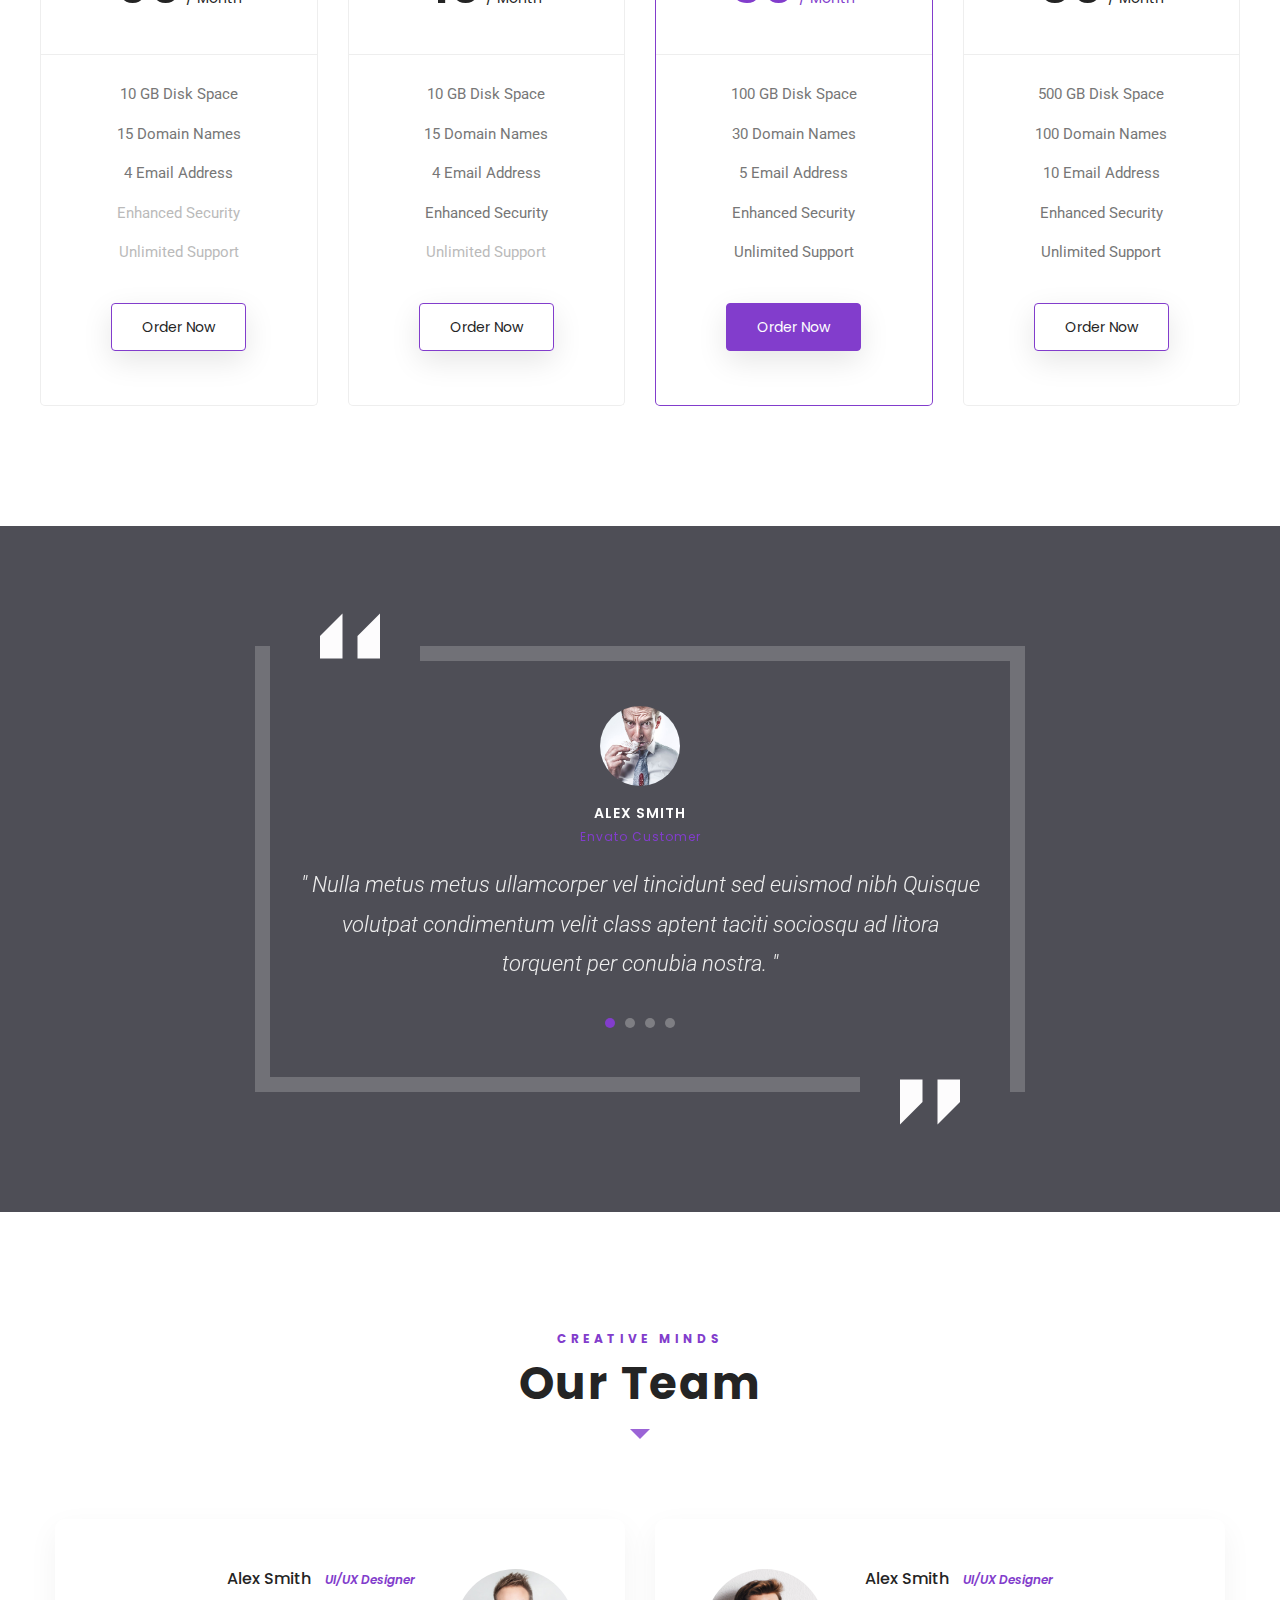
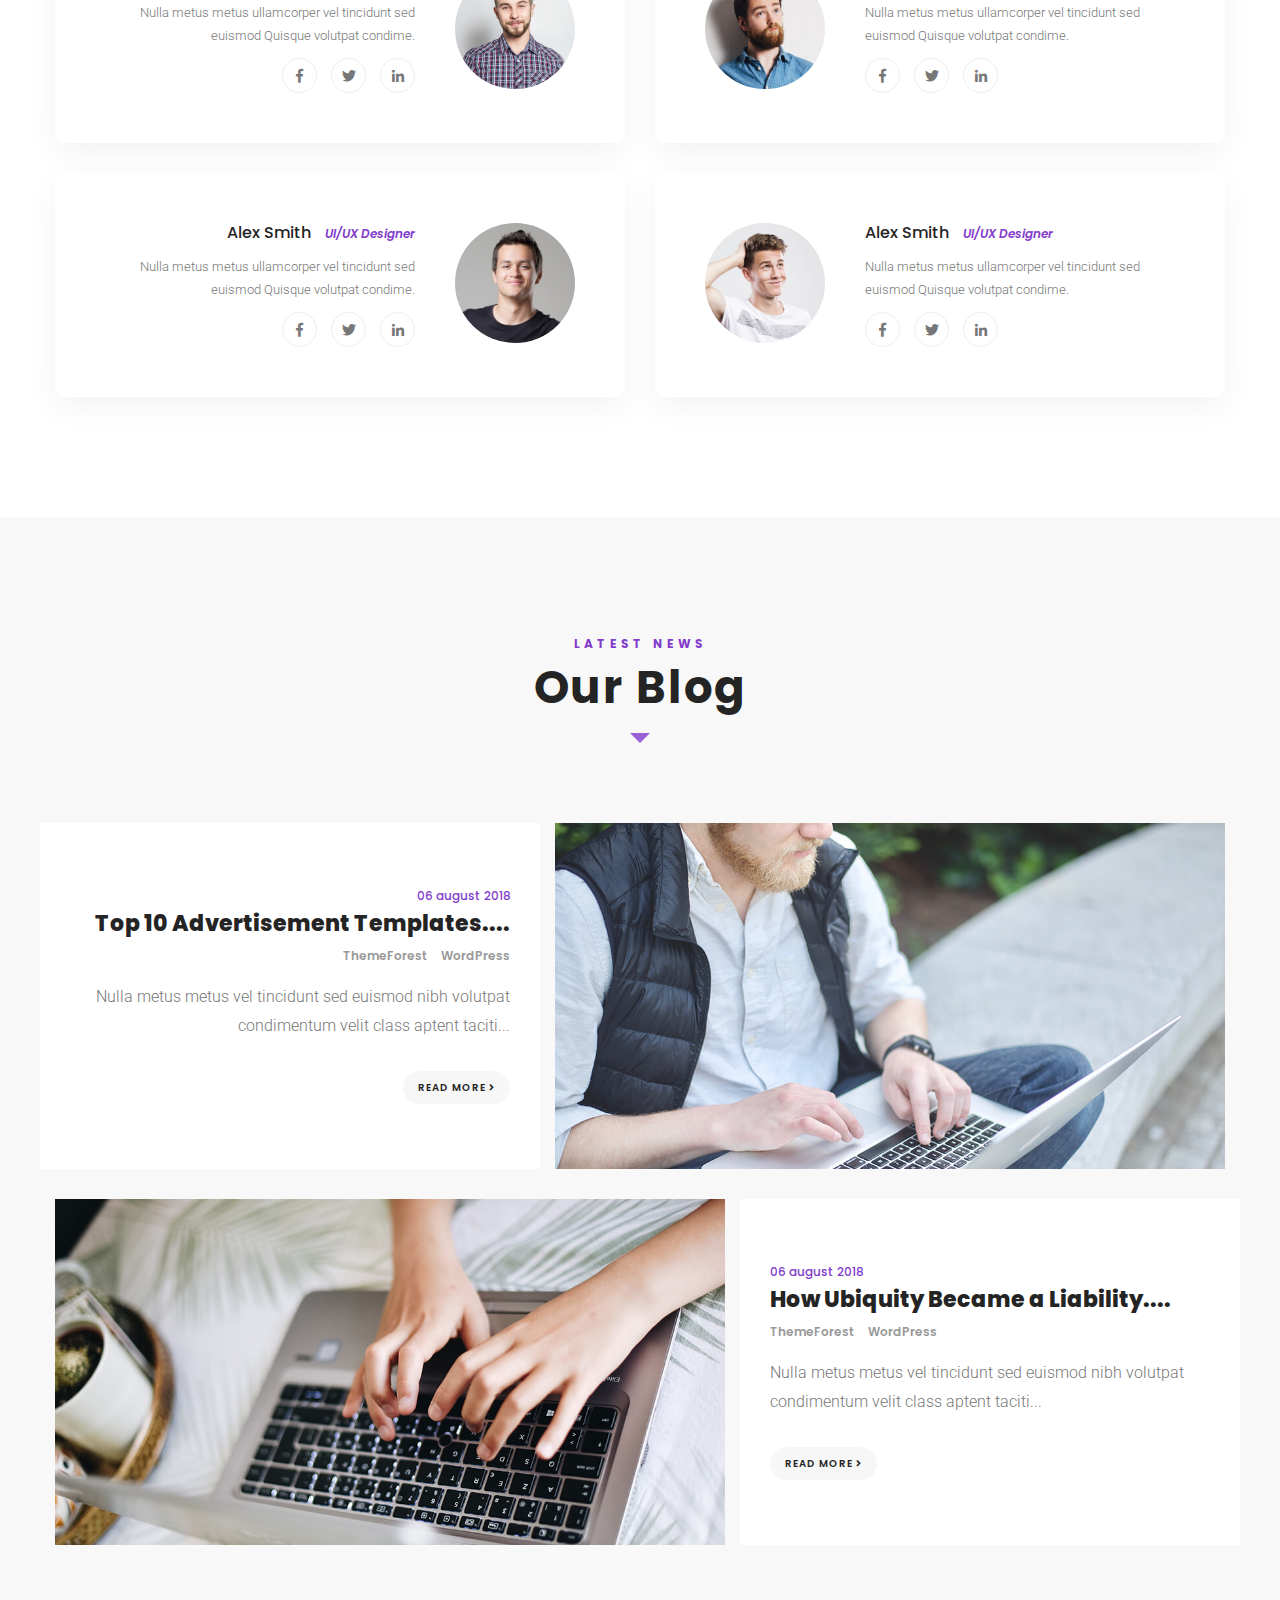
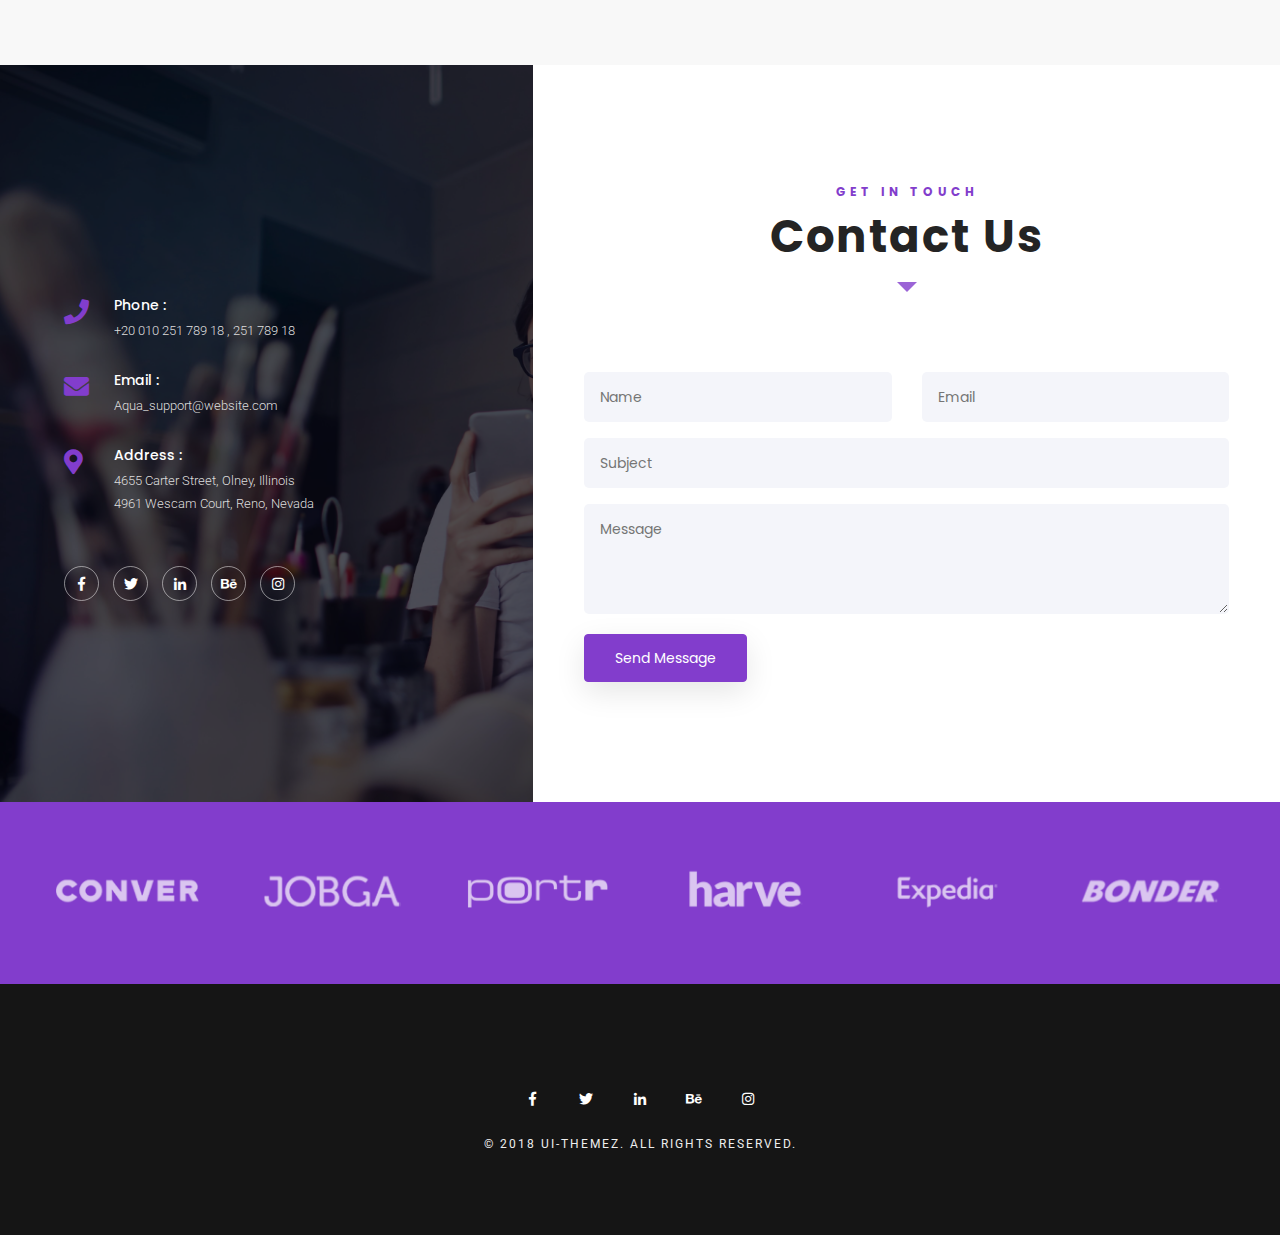
<file: slider.html>
<!DOCTYPE html>
 <html lang="zxx">

    
<!-- Mirrored from aquax.netlify.com/slider.html by HTTrack Website Copier/3.x [XR&CO'2014], Fri, 28 Dec 2018 08:56:43 GMT -->
<!-- Added by HTTrack --><meta http-equiv="content-type" content="text/html;charset=UTF-8" /><!-- /Added by HTTrack -->
<head>

    	<!-- Metas -->
        <meta charset="utf-8">
		<meta http-equiv="X-UA-Compatible" content="IE=edge" />
        <meta name="viewport" content="width=device-width, initial-scale=1, maximum-scale=1" />
		<meta name="keywords" content="HTML5 Template Aqua onepage themeforest" />
		<meta name="description" content="Aqua - Onepage Multi-Purpose HTML5 Template" />
		<meta name="author" content="" />

		<!-- Title  -->
		<title>Aqua</title>

		<!-- Favicon -->
		<link rel="shortcut icon" href="img/favicon.png" />

		<!-- Google Fonts -->
        <link href="https://fonts.googleapis.com/css?family=Poppins:300,400,500,600,700" rel="stylesheet">
        <link href="https://fonts.googleapis.com/css?family=Roboto:300,400,500,600,700,800" rel="stylesheet">

		<!-- Plugins -->
		<link rel="stylesheet" href="css/plugins.css" />

        <!-- Core Style Css -->
        <link rel="stylesheet" href="css/style.css" />

    </head>

    <body>

    	<!-- =====================================
    	==== Start Loading -->

    	<div class="loading">
            <div class="gooey">
              <span class="dot"></span>
              <div class="dots">
                <span></span>
                <span></span>
                <span></span>
              </div>
            </div>
        </div>
        
    	<!-- End Loading ====
    	======================================= -->


       
    	<!-- =====================================
    	==== Start Navbar -->

		<nav class="navbar navbar-expand-lg">
			<div class="container">

            <!-- Logo -->
            <a class="logo" href="index.html">
                <img src="img/logo-light.png" alt="logo">          
            </a>

			  <button class="navbar-toggler" type="button" data-toggle="collapse" data-target="#navbarSupportedContent" aria-controls="navbarSupportedContent" aria-expanded="false" aria-label="Toggle navigation">
			    <span class="icon-bar"><i class="fas fa-bars"></i></span>
			  </button>

			  <!-- navbar links -->
			  <div class="collapse navbar-collapse" id="navbarSupportedContent">
			    <ul class="navbar-nav ml-auto">
			      <li class="nav-item">
			        <a class="nav-link active" href="#" data-scroll-nav="0">Главная</a>
			      </li>
			      <li class="nav-item">
                    <a class="nav-link" href="#" data-scroll-nav="1">Особенности</a>
                  </li>
			      <li class="nav-item">
			        <a class="nav-link" href="#" data-scroll-nav="2">Портфолио</a>
			      </li>
                  <li class="nav-item">
                    <a class="nav-link" href="#" data-scroll-nav="3">Услуги</a>
                  </li>
                  <li class="nav-item">
                    <a class="nav-link" href="#" data-scroll-nav="4">Цены</a>
                  </li>
			      <li class="nav-item">
			        <a class="nav-link" href="#" data-scroll-nav="5">Отзывы</a>
			      </li>
			      <!-- <li class="nav-item">
			        <a class="nav-link" href="#" data-scroll-nav="6">Blog</a>
			      </li>
			      <li class="nav-item"> -->
			        <a class="nav-link" href="#" data-scroll-nav="7">Контакты</a>
			      </li>
			    </ul>
			  </div>
			</div>
		</nav>

    	<!-- End Navbar ====
    	======================================= -->



    	<!-- =====================================
    	==== Start Header -->

        <header class="header slider-fade" data-scroll-index="0">
            <div class="owl-carousel owl-theme">
                <div class="item bg-img valign" data-overlay-dark="5" data-background="img/bg.jpg">
                    <div class="container">
                        <div class="row">
                            <div class="text-left caption col-md-12 mt-30">
                                <h1>Modern &<br> Creative Agency</h1>
                                <p>We are a creative digital agency creating the future!</p>
                                <!-- <a href="#0" class="butn butn-light">
                                    <span>Learn More</span>
                                </a> -->
                                <a href="#0" class="butn butn-bg">
                                    <span>Get Started</span>
                                </a>
                            </div>
                        </div>
                    </div>
                </div>
                <div class="item bg-img valign" data-overlay-dark="5" data-background="img/bg1.jpg">
                    <div class="container">
                        <div class="row">
                            <div class="text-center caption col-md-12 mt-30">
                                <h1>Modern &<br> Creative Agency</h1>
                                <p>We are a creative digital agency creating the future!</p>
                                <!-- <a href="#0" class="butn butn-light">
                                    <span>Learn More</span>
                                </a> -->
                                <a href="#0" class="butn butn-bg">
                                    <span>Get Started</span>
                                </a>
                            </div>
                        </div>
                    </div>
                </div>
                <div class="item bg-img valign" data-overlay-dark="5" data-background="img/bg2.jpg">
                    <div class="container">
                        <div class="row">
                            <div class="text-right caption col-md-12 mt-30">
                                <h1>Modern &<br> Creative Agency</h1>
                                <p>We are a creative digital agency creating the future!</p>
                                    <!-- <a href="#0" class="butn butn-light">
                                        <span>Learn More</span>
                                    </a> -->
                                <a href="#0" class="butn butn-bg">
                                    <span>Get Started</span>
                                </a>
                            </div>
                        </div>
                    </div>
                </div>
            </div>
        </header>

    	<!-- End Header ====
    	======================================= -->



        <!-- =====================================
        ==== Start Hero -->

        <section class="hero section-padding" data-scroll-index="1">
            <div class="container">
                <div class="row">
                    <div class="col-lg-10 offset-lg-1">
                        <div class="intro row mb-80">
                            <div class="col-lg-5">
                                <div class="text-right">
                                    <h6>Who we are?</h6>
                                    <h5>Build flexible, design-driven websites with ease.</h5>
                                </div>
                            </div>
                            <div class="col-lg-7">
                                <div class="text-left">
                                   <p>Nulla metus printing and type setting industry when an unknown printer took ullamcorper vel tincidunt sed euismod nibh Quisque volutpat condimentum velit class aptent taciti sociosqu ad litora.</p>  
                                </div>
                            </div>
                        </div>
                    </div>

                    <div class="col-lg-3 col-md-6">
                    	<div class="item mb-md50">
                            <span class="icon"><i class="icon-desktop"></i></span>
                            <h5><span></span>Web Development</h5>
                            <p>Nulla metus metus ullamcorper vel tincidunt sed euismod nibh Quisque volutpat condimentum.</p>
                        </div>
                    </div>

                    <div class="col-lg-3 col-md-6">
                    	<div class="item mb-md50">
                            <span class="icon"><i class="icon-mobile"></i></span>
                            <h5><span></span>Web & Mobile Design</h5>
                            <p>Nulla metus metus ullamcorper vel tincidunt sed euismod nibh Quisque volutpat condimentum.</p>
                        </div>
                    </div>

                    <div class="col-lg-3 col-md-6">
                    	<div class="item mb-sm50">
                            <span class="icon"><i class="icon-lightbulb"></i></span>
                            <h5><span></span>Branding & Logos</h5>
                            <p>Nulla metus metus ullamcorper vel tincidunt sed euismod nibh Quisque volutpat condimentum.</p>
                        </div>
                    </div>

                    <div class="col-lg-3 col-md-6">
                        <div class="item">
                            <span class="icon"><i class="icon-linegraph"></i></span>
                            <h5><span></span>Marketing</h5>
                            <p>Nulla metus metus ullamcorper vel tincidunt sed euismod nibh Quisque volutpat condimentum.</p>
                        </div>
                    </div>
                </div>
            </div>
        </section>

        <!-- End Hero ====
        ======================================= -->



        <!-- =====================================
        ==== Start Features -->

        <!-- <section class="features bg-gray" data-scroll-index="1">
            <div class="container-fluid">
                <div class="row">

                    <div class="col-lg-6 bg-img hide-md"data-background="img/bg2.jpg"></div>
                    <div class="col-lg-6 feat half-padding">

                        <h6>Why Choose Us?</h6>
                        <h5>We Have Years Of Experience In Business.</h5>
                        <p>Nulla metus metus ullamcorper vel tincidunt sed euismod nibh Quisque volutpat condimentum velit class aptent taciti sociosqu ad litora torquent.</p>

                        <div class="row">
                            <div class="col-md-6">
                                <ul>
                                    <li><span class="icon icon-laptop"></span>Fully Responsive</li>
                                    <li><span class="icon icon-pictures"></span>Retina Ready</li>
                                    <li><span class="icon icon-tools"></span>Well Documented</li>
                                </ul>
                            </div>
                            <div class="col-md-6">
                                <ul>
                                    <li><span class="icon icon-lightbulb"></span>Creative Design</li>
                                    <li><span class="icon icon-strategy"></span>Flat Icons</li>
                                    <li><span class="icon icon-target"></span>Seo Optimization</li>
                                </ul>
                            </div>
                        </div>
                    	
                    </div>

                </div>
            </div>
        </section> -->

        <!-- End Features ====
        ======================================= -->



        <!-- =====================================
        ==== Start boxs -->

        <!-- <section class="box section-padding" data-scroll-index="1">
            <div class="container">
                <div class="row">
                    
                    <div class="col-lg-6">
                        <div class="content">
                            <h6>About Us.</h6>
                            <h5>Why You Can Choose Us?</h5>
                            <p>Nulla metus metus ullamcorper vel tincidunt sed euismod nibh Quisque volutpat condimentum velit class aptent taciti sociosqu ad litora torquent.</p>
                        </div>
                        <!-- accordion -->
                        <!-- <div class="accordion mb-md50">

                            <div class="item active">
                                <div class="title">
                                    <h6>Identifying Problem Source</h6>
                                </div>
                                <div class="accordion-info active">
                                    <p>Lorem ipsum dolor sit amet, in quodsi vulputate pro. Ubique maluisset vel te, his dico vituperata ut. in quodsi Ubique maluisset vel te, his dico vituperata ut in quodsi Ubique.</p>
                                </div>
                            </div>

                            <div class="item">
                                <div class="title">
                                    <h6>Protecting brand integrity</h6>
                                </div>
                                <div class="accordion-info">
                                    <p>Lorem ipsum dolor sit amet, in quodsi vulputate pro. Ubique maluisset vel te, his dico vituperata ut.vituperata ut in quodsi in quodsiUbique maluisset vel te, his dico vituperata ut in quodsiUbique. in quodsi vulputate.</p>
                                </div>
                            </div>

                            <div class="item">
                                <div class="title">
                                    <h6>We Are Creative And Professional</h6>
                                </div>
                                <div class="accordion-info">
                                    <p>Lorem ipsum dolor sit amet, in quodsi vulputate pro. Ubique maluisset vel te, his dico vituperata ut. in vituperata ut in quodsi maluisset vel te, his dico vituperata ut in quodsi Ubique. in quodsi vulputate.</p>
                                </div>
                            </div>
                            
                        </div>
                    </div>

                    <div class="col-lg-6">
                        <div class="img">
                            <img src="img/1.svg" alt="">
                        </div>
                    </div>

                </div>
            </div>
        </section> --> 

        <!-- End boxs ====
        ======================================= -->



        <!-- =====================================
        ==== Start Get Ready -->

        <section class="get-ready section-padding" data-overlay-color="9" data-background="img/pattern.jpg">
            <div class="container">
                <div class="row">
                    
                    <div class="col-lg-8 col-md-10 offset-md-1 offset-lg-2">
                        <div class="text-center">
                            <h6>Let's Make Something Great!</h6>
                            <h3>So what are you waiting for? Kickstart your dream career today.</h3>
                            <p>Nulla metus metus ullamcorper vel tincidunt sed euismod nibh Quisque volutpat condimentum velit class aptent taciti sociosqu ad litora torquent per conubia nostra.</p>
                            <a href="#0" class="butn butn-light mt-30">
                                <span>Purchase Now</span>
                            </a>
                        </div>
                    </div>

                </div>
            </div>
        </section>

        <!-- End Get Ready ====
        ======================================= -->



        <!-- =====================================
        ==== Start Portfolio -->

        <section class="portfolio section-padding" data-scroll-index="2">
            <div class="container">
            	<div class="row">

                    <div class="section-head text-center col-lg-8 col-md-10 offset-md-1 offset-lg-2">
                        <h6>Recent Works</h6>
                        <h4>Our Portfolio</h4>
                    </div>

            		<!-- filter links -->
                    <div class="filtering text-center full-width">
                        <div class="filter">
                            <span data-filter='*' class="active">Всё</span>
                            <span data-filter='.brand'>Баннера</span>
                            <span data-filter='.web'>Email письма</span>
                            <span data-filter='.graphic'>Landing</span>
                        </div>
                    </div>

                    <!-- gallery -->
                    <div class="gallery full-width">

                        <!-- gallery item -->
                        <div class="items graphic">
                            <div class="item-img">
                                <img src="img/portfolio/1.jpg" alt="image">
                                <div class="item-img-overlay">
                                    <div class="overlay-info full-width">
                                        <div class="des">
                                            <p>Logo | Branding</p>
                                            <h6>Creative Web Design</h6>
                                        </div>
                                        <a href="img/portfolio/1.jpg" class="popimg">
                                            <span class="icon"><i class="fas fa-long-arrow-alt-right"></i></span>
                                        </a>
                                    </div>
                                </div>
                            </div>
                        </div>

                        <!-- gallery item -->
                        <div class="items web">
                            <div class="item-img">
                                <img src="img/portfolio/2.jpg" alt="image">
                                <div class="item-img-overlay">
                                    <div class="overlay-info full-width">
                                        <div class="des">
                                            <p>Logo | Branding</p>
                                            <h6>Creative Web Design</h6>
                                        </div>
                                        <a href="img/portfolio/2.jpg" class="popimg">
                                            <span class="icon"><i class="fas fa-long-arrow-alt-right"></i></span>
                                        </a>
                                    </div>
                                </div>
                            </div>
                        </div>

                        <!-- gallery item -->
                        <div class="items brand">
                            <div class="item-img">
                                <img src="img/portfolio/3.jpg" alt="image">
                                <div class="item-img-overlay">
                                    <div class="overlay-info full-width">
                                        <div class="des">
                                            <p>Logo | Branding</p>
                                            <h6>Creative Web Design</h6>
                                        </div>
                                        <a href="img/portfolio/3.jpg" class="popimg">
                                            <span class="icon"><i class="fas fa-long-arrow-alt-right"></i></span>
                                        </a>
                                    </div>
                                </div>
                            </div>
                        </div>

                        <!-- gallery item -->
                        <div class="items graphic">
                            <div class="item-img">
                                <img src="img/portfolio/4.jpg" alt="image">
                                <div class="item-img-overlay">
                                    <div class="overlay-info full-width">
                                        <div class="des">
                                            <p>Logo | Branding</p>
                                            <h6>Creative Web Design</h6>
                                        </div>
                                        <a href="img/portfolio/4.jpg" class="popimg">
                                            <span class="icon"><i class="fas fa-long-arrow-alt-right"></i></span>
                                        </a>
                                    </div>
                                </div>
                            </div>
                        </div>

                        <!-- gallery item -->
                        <div class="items web">
                            <div class="item-img">
                                <img src="img/portfolio/5.jpg" alt="image">
                                <div class="item-img-overlay">
                                    <div class="overlay-info full-width">
                                        <div class="des">
                                            <p>Logo | Branding</p>
                                            <h6>Creative Web Design</h6>
                                        </div>
                                        <a href="img/portfolio/5.jpg" class="popimg">
                                            <span class="icon"><i class="fas fa-long-arrow-alt-right"></i></span>
                                        </a>
                                    </div>
                                </div>
                            </div>
                        </div>

                        <!-- gallery item -->
                        <div class="items brand">
                            <div class="item-img">
                                <img src="img/portfolio/6.jpg" alt="image">
                                <div class="item-img-overlay">
                                    <div class="overlay-info full-width">
                                        <div class="des">
                                            <p>Logo | Branding</p>
                                            <h6>Creative Web Design</h6>
                                        </div>
                                        <a href="img/portfolio/6.jpg" class="popimg">
                                            <span class="icon"><i class="fas fa-long-arrow-alt-right"></i></span>
                                        </a>
                                    </div>
                                </div>
                            </div>
                        </div>

                    </div>
            	</div>
            </div>
        </section>

        <!-- End Portfolio ====
        ======================================= -->



        <!-- =====================================
        ==== Start Services -->

        <section class="services section-padding bg-gray" data-scroll-index="3">
            <div class="container">
                <div class="row">

                    <div class="section-head text-center col-lg-8 col-md-10 offset-md-1 offset-lg-2">
                        <h6>Best Services</h6>
                        <h4>Our Services</h4>
                    </div>
                    
                    <div class="col-lg-6 carousel-img no-padding">
                        <div class="item bg-img" data-background="img/1.jpg"></div>
                        <div class="item bg-img" data-background="img/2.jpg"></div>
                        <div class="item bg-img" data-background="img/3.jpg"></div>
                    </div>

                    <div class="col-lg-6 no-padding">
                        <div class="carousel-content">
                            <div class="item">
                                <span class="cas"><span>01</span> Web Design</span>
                                <h4>Unique & functional<br> websites that impress!</h4>
                                <p>A decade ago, we founded Melinda with the goal of creating meaningful digital experiences that connect with people. Today, we conceive, design, develop and maintain applications for web, mobile and beyond.</p>
                                <a href="#0" class="butn butn-bg mt-30">
                                    <span>View More</span>
                                </a>
                            </div>

                            <div class="item">
                                <span class="cas"><span>02</span> Branding</span>
                                <h4>Creativity is to<br> Think More Efficiently.</h4>
                                <p>A decade ago, we founded Melinda with the goal of creating meaningful digital experiences that connect with people. Today, we conceive, design, develop and maintain applications for web, mobile and beyond.</p>
                                <a href="#0" class="butn butn-bg mt-30">
                                    <span>View More</span>
                                </a>
                            </div>

                            <div class="item">
                                <span class="cas"><span>03</span> Marketing</span>
                                <h4>We strive to be the<br> best & make Awesome Work.</h4>
                                <p>A decade ago, we founded Melinda with the goal of creating meaningful digital experiences that connect with people. Today, we conceive, design, develop and maintain applications for web, mobile and beyond.</p>
                                <a href="#0" class="butn butn-bg mt-30">
                                    <span>View More</span>
                                </a>
                            </div>
                        </div>
                    </div>

                </div>
            </div>
        </section>

        <!-- End Services ====
        ======================================= -->



        <!-- =====================================
        ==== Start Price -->

        <section class="price section-padding" data-scroll-index="4">
            <div class="container">
                <div class="row">
                    
                    <div class="section-head text-center col-lg-8 col-md-10 offset-md-1 offset-lg-2">
                        <h6>Pricing Plan</h6>
                        <h4>Our Offers</h4>
                    </div>

                    <div class="pricing-tables text-center full-width">

                        <div class="row">

                            <div class="col-lg-3 col-md-6">
                                <div class="item mb-md50">
                                    <div class="type">
                                        <h4>Free</h4>
                                    </div>

                                    <div class="value">
                                        <h3><span>$</span>00</h3>
                                        <span class="per">/ Month</span>
                                    </div>

                                    <div class="features">
                                        <ul>
                                            <li>10 GB Disk Space</li>
                                            <li>15 Domain Names</li>
                                            <li>4 Email Address</li>
                                            <li class="del">Enhanced Security</li>
                                            <li class="del">Unlimited Support</li>
                                        </ul>
                                    </div>

                                    <div class="order">
                                        <a href="#0" class="butn butn-bord">
                                            <span>Order Now</span>
                                        </a>
                                    </div>
                                </div>
                            </div>

                            <div class="col-lg-3 col-md-6">
                                <div class="item mb-md50">
                                    <div class="type">
                                        <h4>Basic</h4>
                                    </div>

                                    <div class="value">
                                        <h3><span>$</span>10</h3>
                                        <span class="per">/ Month</span>
                                    </div>

                                    <div class="features">
                                        <ul>
                                            <li>10 GB Disk Space</li>
                                            <li>15 Domain Names</li>
                                            <li>4 Email Address</li>
                                            <li>Enhanced Security</li>
                                            <li class="del">Unlimited Support</li>
                                        </ul>
                                    </div>

                                    <div class="order">
                                        <a href="#0" class="butn butn-bord">
                                            <span>Order Now</span>
                                        </a>
                                    </div>
                                </div>
                            </div>

                            <div class="col-lg-3 col-md-6">
                                <div class="item active mb-sm50">

                                    <div class="type">
                                        <h4>Standard</h4>
                                    </div>

                                    <div class="value">
                                        <h3><span>$</span>30</h3>
                                        <span class="per">/ Month</span>
                                    </div>

                                    <div class="features">
                                        <ul>
                                            <li>100 GB Disk Space</li>
                                            <li>30 Domain Names</li>
                                            <li>5 Email Address</li>
                                            <li>Enhanced Security</li>
                                            <li>Unlimited Support</li>
                                        </ul>
                                    </div>

                                    <div class="order">
                                        <a href="#0" class="butn butn-bg">
                                            <span>Order Now</span>
                                        </a>
                                    </div>
                                </div>
                            </div>

                            <div class="col-lg-3 col-md-6">
                                <div class="item">
                                    <div class="type">
                                        <h4>Premium</h4>
                                    </div>

                                    <div class="value">
                                        <h3><span>$</span>80</h3>
                                        <span class="per">/ Month</span>
                                    </div>

                                    <div class="features">
                                        <ul>
                                            <li>500 GB Disk Space</li>
                                            <li>100 Domain Names</li>
                                            <li>10 Email Address</li>
                                            <li>Enhanced Security</li>
                                            <li>Unlimited Support</li>
                                        </ul>
                                    </div>

                                    <div class="order">
                                        <a href="#0" class="butn butn-bord">
                                            <span>Order Now</span>
                                        </a>
                                    </div>
                                </div>
                            </div>

                        </div>

                    </div>

                </div>
            </div>
        </section>

        <!-- End Price ====
        ======================================= -->



        <!-- =====================================
        ==== Start Facts -->
        
        <div class="facts section-padding bg-img bg-fixed" data-scroll-index="5" data-overlay-dark="7" data-background="img/bg1.jpg">
            <div class="container">
                <div class="row">

                    <div class="col-lg-8 offset-lg-2 col-md-10 offset-md-1">
                    	<div class="testimonials">
                    		<span class="icon left"><img src="img/quote-left.svg" alt=""></span>
                            <span class="icon right"><img src="img/quote-right.svg" alt=""></span>

                    		<div class="owl-carousel owl-theme">
	                            <div class="item text-center">
	                                <div class="client-area">
	                                    <div class="img">
	                                        <div class="author">
	                                            <img src="img/clients/1.jpg" alt="">
	                                        </div>
	                                    </div>
	                                    <h6>Alex Smith</h6>
	                                    <span>Envato Customer</span>
	                                </div>
	                                <p>" Nulla metus metus ullamcorper vel tincidunt sed euismod nibh Quisque volutpat condimentum velit class aptent taciti sociosqu ad litora torquent per conubia nostra. "</p>
	                            </div>
	                            <div class="item text-center">
	                                <div class="client-area">
	                                    <div class="img">
	                                        <div class="author">
	                                            <img src="img/clients/2.jpg" alt="">
	                                        </div>
	                                    </div>
	                                    <h6>Sam Smith</h6>
	                                    <span>Envato Customer</span>
	                                </div>
	                                <p>" Nulla metus metus ullamcorper vel tincidunt sed euismod nibh Quisque volutpat condimentum velit class aptent taciti sociosqu ad litora torquent per conubia nostra. "</p>
	                            </div>
                                <div class="item text-center">
                                    <div class="client-area">
                                        <div class="img">
                                            <div class="author">
                                                <img src="img/clients/3.jpg" alt="">
                                            </div>
                                        </div>
                                        <h6>Sam Smith</h6>
                                        <span>Envato Customer</span>
                                    </div>
                                    <p>" Nulla metus metus ullamcorper vel tincidunt sed euismod nibh Quisque volutpat condimentum velit class aptent taciti sociosqu ad litora torquent per conubia nostra. "</p>
                                </div>
	                            <div class="item text-center">
	                                <div class="client-area">
	                                    <div class="img">
	                                        <div class="author">
	                                            <img src="img/clients/4.jpg" alt="">
	                                        </div>
	                                    </div>
	                                    <h6>Alex Martin</h6>
	                                    <span>Envato Customer</span>
	                                </div>
	                                <p>" Nulla metus metus ullamcorper vel tincidunt sed euismod nibh Quisque volutpat condimentum velit class aptent taciti sociosqu ad litora torquent per conubia nostra. "</p>
	                            </div>
	                        </div>
                    	</div>
                    </div>
                </div>
            </div>
        </div>

        <!-- End Facts ====
        ======================================= -->



        <!-- =====================================
        ==== Start Team -->

        <section class="team section-padding" data-scroll-index="5">
            <div class="container">
                <div class="row">

                    <div class="section-head text-center col-lg-8 col-md-10 offset-md-1 offset-lg-2">
                        <h6>Creative Minds</h6>
                        <h4>Our Team</h4>
                    </div>

                    <div class="col-md-6">
                        <div class="item toright mb-30">
                            <div class="img">
                                <img src="img/team/1.jpg" alt="">
                            </div>
                            <div class="info valign">
                                <div class="full-width">
                                    <h6>Alex Smith</h6>
                                    <span>UI/UX Designer</span>
                                    <p>Nulla metus metus ullamcorper vel tincidunt sed euismod Quisque volutpat condime.</p>
                                    <div class="social">
                                        <div class="full-width">
                                            <a href="#0" class="icon">
                                                <i class="fab fa-facebook-f"></i>
                                            </a>
                                            <a href="#0" class="icon">
                                                <i class="fab fa-twitter"></i>
                                            </a>
                                            <a href="#0" class="icon">
                                                <i class="fab fa-linkedin-in"></i>
                                            </a>
                                        </div>
                                    </div>
                                </div>
                            </div>
                        </div>
                    </div>
                    <div class="col-md-6">
                        <div class="item mb-30">
                            <div class="img">
                                <img src="img/team/2.jpg" alt="">
                            </div>
                            <div class="info valign">
                                <div class="full-width">
                                    <h6>Alex Smith</h6>
                                    <span>UI/UX Designer</span>
                                    <p>Nulla metus metus ullamcorper vel tincidunt sed euismod Quisque volutpat condime.</p>
                                    <div class="social">
                                        <div class="full-width">
                                            <a href="#0" class="icon">
                                                <i class="fab fa-facebook-f"></i>
                                            </a>
                                            <a href="#0" class="icon">
                                                <i class="fab fa-twitter"></i>
                                            </a>
                                            <a href="#0" class="icon">
                                                <i class="fab fa-linkedin-in"></i>
                                            </a>
                                        </div>
                                    </div>
                                </div>
                            </div>
                        </div>
                    </div>
                    <div class="col-md-6">
                        <div class="item toright mb-sm30">
                            <div class="img">
                                <img src="img/team/3.jpg" alt="">
                            </div>
                            <div class="info valign">
                                <div class="full-width">
                                    <h6>Alex Smith</h6>
                                    <span>UI/UX Designer</span>
                                    <p>Nulla metus metus ullamcorper vel tincidunt sed euismod Quisque volutpat condime.</p>
                                    <div class="social">
                                        <div class="full-width">
                                            <a href="#0" class="icon">
                                                <i class="fab fa-facebook-f"></i>
                                            </a>
                                            <a href="#0" class="icon">
                                                <i class="fab fa-twitter"></i>
                                            </a>
                                            <a href="#0" class="icon">
                                                <i class="fab fa-linkedin-in"></i>
                                            </a>
                                        </div>
                                    </div>
                                </div>
                            </div>
                        </div>
                    </div>
                    <div class="col-md-6">
                        <div class="item">
                            <div class="img">
                                <img src="img/team/4.jpg" alt="">
                            </div>
                            <div class="info valign">
                                <div class="full-width">
                                    <h6>Alex Smith</h6>
                                    <span>UI/UX Designer</span>
                                    <p>Nulla metus metus ullamcorper vel tincidunt sed euismod Quisque volutpat condime.</p>
                                    <div class="social">
                                        <div class="full-width">
                                            <a href="#0" class="icon">
                                                <i class="fab fa-facebook-f"></i>
                                            </a>
                                            <a href="#0" class="icon">
                                                <i class="fab fa-twitter"></i>
                                            </a>
                                            <a href="#0" class="icon">
                                                <i class="fab fa-linkedin-in"></i>
                                            </a>
                                        </div>
                                    </div>
                                </div>
                            </div>
                        </div>
                    </div>

                </div>
            </div>
        </section>

        <!-- End Team ====
        ======================================= -->



        <!-- =====================================
        ==== Start Blog -->

        <section class="blog section-padding bg-gray" data-scroll-index="6">
            <div class="container">
                <div class="row">
                    
                    <div class="section-head text-center col-lg-8 col-md-10 offset-md-1 offset-lg-2">
                        <h6>Latest News</h6>
                        <h4>Our Blog</h4>
                    </div>

                    <div class="col-lg-12">
                        <div class="item row mb-30">
                            <div class="post-img col-lg-7 col-md-6 order-last">
                                <a href="#0">
                                    <img src="img/blog/1.jpg" alt="">
                                </a>
                            </div>
                            <div class="post-cont col-lg-5 col-md-6 valign order-first text-right">
                                <div>
                                    <div class="info">
                                        <a href="#0">06 august 2018</a>
                                    </div>
                                    <h5>
                                        <a href="#0">Top 10 Advertisement Templates....</a>
                                    </h5>
                                    <div class="tags">
                                        <a href="#0"><span class="tag">ThemeForest</span></a>
                                        <a href="#0"><span class="tag">WordPress</span></a>
                                    </div>
                                    <p>Nulla metus metus vel tincidunt sed euismod nibh volutpat condimentum velit class aptent taciti...</p>
                                    <a href="#0" class="more">Read More <i class="fas fa-angle-right"></i></a>
                                </div>
                            </div>
                        </div>
                    </div>

                    <div class="col-lg-12">
                        <div class="item row">
                            <div class="post-img col-lg-7 col-md-6">
                                <a href="#0">
                                    <img src="img/blog/2.jpg" alt="">
                                </a>
                            </div>
                            <div class="post-cont valign col-lg-5 col-md-6">
                                <div>
                                    <div class="info">
                                        <a href="#0">06 august 2018</a>
                                    </div>
                                    <h5>
                                        <a href="#0">How Ubiquity Became a Liability....</a>
                                    </h5>
                                    <div class="tags">
                                        <a href="#0"><span class="tag">ThemeForest</span></a>
                                        <a href="#0"><span class="tag">WordPress</span></a>
                                    </div>
                                    <p>Nulla metus metus vel tincidunt sed euismod nibh volutpat condimentum velit class aptent taciti...</p>
                                    <a href="#0" class="more">Read More <i class="fas fa-angle-right"></i></a>
                                </div>
                            </div>
                        </div>
                    </div>

                </div>
            </div>
        </section>

        <!-- End Blog ====
        ======================================= -->



        <!-- =====================================
        ==== Start Contact -->

        <section class="contact" data-scroll-index="7">
           <div class="container-fluid">
               <div class="row">

                    <div class="col-lg-5 col-md-6 contact-info bg-img valign" data-overlay-dark="7" data-background="img/bg4.jpg">
                        <div class="ontop">
                            <div class="item">
                                <span class="icon"><i class="fas fa-phone"></i></span>
                                <div class="cont">
                                    <h6>Phone : </h6>
                                    <p>+20 010 251 789 18 , 251 789 18</p>
                                </div>
                            </div>
                            <div class="item">
                                <span class="icon"><i class="fas fa-envelope"></i></span>
                                <div class="cont">
                                    <h6>Email : </h6>
                                    <p>Aqua_support@website.com</p>
                                </div>
                            </div>
                            <div class="item">
                                <span class="icon"><i class="fas fa-map-marker-alt"></i></span>
                                <div class="cont">
                                    <h6>Address : </h6>
                                    <p>4655 Carter Street, Olney, Illinois</p>
                                    <p>4961  Wescam Court, Reno, Nevada</p>
                                </div>
                            </div>

                            <div class="social">
                                <a href="#0" class="icon">
                                    <i class="fab fa-facebook-f"></i>
                                </a>
                                <a href="#0" class="icon">
                                    <i class="fab fa-twitter"></i>
                                </a>
                                <a href="#0" class="icon">
                                    <i class="fab fa-linkedin-in"></i>
                                </a>
                                <a href="#0" class="icon">
                                    <i class="fab fa-behance"></i>
                                </a>
                                <a href="#0" class="icon">
                                    <i class="fab fa-instagram"></i>
                                </a>
                            </div>

                        </div>
                    </div>

                    <div class="col-lg-7 col-md-6">
                        <form class="form half-padding" id="contact-form" method="post" action="https://aquax.netlify.com/contact.php">

                            <div class="section-head text-center">
                                <h6>Get In Touch</h6>
                                <h4>Contact Us</h4>
                            </div>

                            <div class="messages"></div>

                            <div class="controls">

                                <div class="row">

                                    <div class="col-lg-6">
                                        <div class="form-group">
                                            <input id="form_name" type="text" name="name" placeholder="Name" required="required">
                                        </div>
                                    </div>
                                    <div class="col-lg-6">
                                        <div class="form-group">
                                            <input id="form_email" type="email" name="email" placeholder="Email" required="required">
                                        </div>
                                    </div>
                                    <div class="col-md-12">
                                        <div class="form-group">
                                            <input id="form_subject" type="text" name="subject" placeholder="Subject">
                                        </div>
                                    </div>
                                    <div class="col-md-12">
                                        <div class="form-group">
                                            <textarea id="form_message" name="message" placeholder="Message" rows="4" required="required"></textarea>
                                        </div>
                                    </div>

                                    <div class="col-md-12">
                                        <button type="submit" class="butn butn-bg"><span>Send Message</span></button>
                                    </div>

                                </div>                             
                            </div>
                        </form>
                    </div>

               </div>
           </div>
        </section>

        <!-- End Contact ====
        ======================================= -->



        <!-- =====================================
        ==== Start Clients -->

        <div class="clients text-center">
            <div class="container">
                <div class="row">
                    
                    <div class="col-md-12 owl-carousel owl-theme">
                        <div class="client-logo">
                            <a href="#0">
                                <img src="img/clients-logo/1.png" alt="">
                            </a>
                        </div>
                        <div class="client-logo">
                            <a href="#0">
                                <img src="img/clients-logo/2.png" alt="">
                            </a>
                        </div>
                        <div class="client-logo">
                            <a href="#0">
                                <img src="img/clients-logo/3.png" alt="">
                            </a>
                        </div>
                        <div class="client-logo">
                            <a href="#0">
                                <img src="img/clients-logo/4.png" alt="">
                            </a>
                        </div>
                        <div class="client-logo">
                            <a href="#0">
                                <img src="img/clients-logo/5.png" alt="">
                            </a>
                        </div>
                        <div class="client-logo">
                            <a href="#0">
                                <img src="img/clients-logo/6.png" alt="">
                            </a>
                        </div>
                        <div class="client-logo">
                            <a href="#0">
                                <img src="img/clients-logo/7.png" alt="">
                            </a>
                        </div>
                        <div class="client-logo">
                            <a href="#0">
                                <img src="img/clients-logo/8.png" alt="">
                            </a>
                        </div>
                    </div>

                </div>
            </div>
        </div>

        <!-- End Clients ====
        ======================================= -->



        <!-- =====================================
        ==== Start Footer -->

        <footer class="text-center">
            <div class="container">
                
                <div class="social">
                    <a href="#0" class="icon">
                        <i class="fab fa-facebook-f"></i>
                    </a>
                    <a href="#0" class="icon">
                        <i class="fab fa-twitter"></i>
                    </a>
                    <a href="#0" class="icon">
                        <i class="fab fa-linkedin-in"></i>
                    </a>
                    <a href="#0" class="icon">
                        <i class="fab fa-behance"></i>
                    </a>
                    <a href="#0" class="icon">
                        <i class="fab fa-instagram"></i>
                    </a>
                </div>

                <p>&copy; 2018 UI-ThemeZ. All Rights Reserved.</p>

            </div>
        </footer>

        <!-- End Footer ====
        ======================================= -->




       
        <!-- jQuery -->
        <script src="js/jquery-3.0.0.min.js"></script>
        <script src="js/jquery-migrate-3.0.0.min.js"></script>

        <!-- popper.min -->
        <script src="js/popper.min.js"></script>

        <!-- bootstrap -->
        <script src="js/bootstrap.min.js"></script>

        <!-- scrollIt -->
        <script src="js/scrollIt.min.js"></script>

        <!-- owl carousel -->
        <script src="js/owl.carousel.min.js"></script>

        <!-- jquery.magnific-popup js -->
        <script src="js/jquery.magnific-popup.min.js"></script>

        <!-- stellar js -->
        <script src="js/jquery.stellar.min.js"></script>

        <!-- isotope.pkgd.min js -->
        <script src="js/isotope.pkgd.min.js"></script>

        <!-- slick carousel -->
        <script src="js/slick.min.js"></script>

        <!-- validator js -->
        <script src="js/validator.js"></script>

        <!-- custom scripts -->
        <script src="js/scripts.js"></script>

    </body>

<!-- Mirrored from aquax.netlify.com/slider.html by HTTrack Website Copier/3.x [XR&CO'2014], Fri, 28 Dec 2018 08:56:54 GMT -->
</html>
</file>
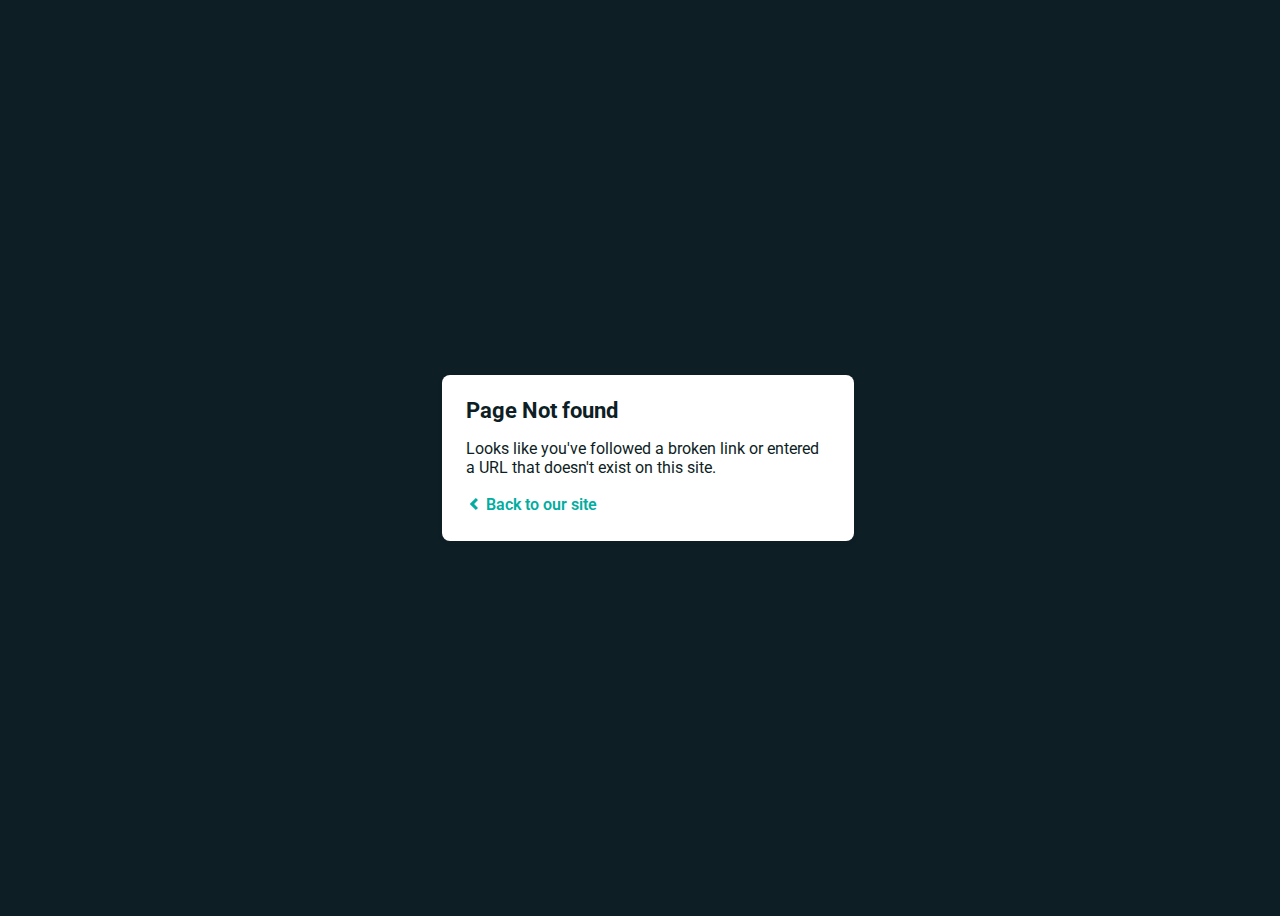
<file: fonts/et-line.html>
<!DOCTYPE html>
<html>
  <head>
    <meta charset="utf-8">

    <title>Page Not found</title>
    <link href='https://fonts.googleapis.com/css?family=Roboto:400,700&subset=latin,latin-ext' rel='stylesheet' type='text/css'>
    <style>
    body {
      font-family: -apple-system, BlinkMacSystemFont, "Segoe UI", Roboto, Helvetica, Arial, sans-serif, "Apple Color Emoji", "Segoe UI Emoji", "Segoe UI Symbol";
      background: rgb(14, 30, 37);
      color: white;
      overflow: hidden;
    }

    h1 {
      margin: 0;
      font-size: 22px;
      line-height: 24px;
    }

    .main {
      position: relative;
      display: flex;
      flex-direction: column;
      align-items: center;
      justify-content: center;
      height: 100vh;
      width: 100vw;
    }

    .card {
      position: relative;
      display: flex;
      flex-direction: column;
      width: 75%;
      max-width: 364px;
      padding: 24px;
      background: white;
      color: rgb(14, 30, 37);
      border-radius: 8px;
      box-shadow: 0 2px 4px 0 rgba(14, 30, 37, .16);
    }

    a {
      margin: 0;
      text-decoration: none;
      font-weight: 600;
      line-height: 24px;
      color: #00ad9f;
    }

    a svg {
      position: relative;
      top: 2px;
    }

    a:hover,
    a:focus {
      text-decoration: underline;
      color: #007A70;
    }

    a:hover svg path{
      fill: #007A70;
    }

    p:last-of-type {
      margin: 0;
    }

    </style>
  </head>
  <body>
    <div class="main">
      <div class="card">
        <div class="header">
          <h1>Page Not found</h1>
        </div>
        <div class="body">
          <p>Looks like you've followed a broken link or entered a URL that doesn't exist on this site.</p>
          <p>
            <a id="back-link" href="/">
              <svg xmlns="http://www.w3.org/2000/svg" width="16" height="16" viewBox="0 0 16 16">
                <path fill="#00ad9f" d="M11.9998836,4.09370803 L8.55809517,7.43294953 C8.23531459,7.74611298 8.23531459,8.25388736 8.55809517,8.56693769 L12,11.9062921 L9.84187871,14 L4.24208544,8.56693751 C3.91930485,8.25388719 3.91930485,7.74611281 4.24208544,7.43294936 L9.84199531,2 L11.9998836,4.09370803 Z"/>
              </svg>
              Back to our site
             </a>
          </p>
        </div>
      </div>
    </div>
    <script>
      (function() {
        if (document.referrer && document.location.host && document.referrer.match(new RegExp("^https?://" + document.location.host))) {
          document.getElementById("back-link").setAttribute("href", document.referrer);
        }
      })();
    </script>
  </body>
</html>
</file>
<file: css/plugins.css>
/*-----------------------------------------------------------------------------------

    Description: The Multi-Purpose Onepage Template
    Author: ui-themez
    Author URI: http://themeforest.net/user/ui-themez
    Version: 1.0

-----------------------------------------------------------------------------------*/

/* ----------------------------------------------------------------
			[ All Css Plugins & Helper Classes File ]
-----------------------------------------------------------------*/

/* == bootstrap == */
@import url("plugins/bootstrap.min.css");

/* == animate Headline == */
@import url("plugins/animate.min.css");

/* == et-line icon font == */
@import url("plugins/et-line.css");

/* == fontawesome icon font == */
@import url("plugins/fontawesome-all.min.css");

/* == YouTubePopUp == */
@import url("plugins/YouTubePopUp.css");

/* == magnific-popup == */
@import url("plugins/magnific-popup.css");

/* == owl.carousel == */
@import url("plugins/owl.carousel.min.css");
@import url("plugins/owl.theme.default.min.css");

/* == helper classes == */
@import url("plugins/helper.css");

/* == slick carousel == */
@import url("plugins/slick.css");
@import url("plugins/slick-theme.css");
</file>
<file: css/style.css>
/*-----------------------------------------------------------------------------------

 Theme Name: Aqua
 Description: The Multi-Purpose Onepage Template
 Author: ui-themez
 Author URI: http://themeforest.net/user/ui-themez
 Version: 1.0

 Main Color   : #823DCC
 main Fonts    : Roboto , Poppins

-----------------------------------------------------------------------------------*/
/* ----------------------------------------------------------------

 == Table Of Content

	01 Basics
	02 Buttons
	03 Navbar
	04 Header
	05 Hero
	06 Features
	07 box
	08 get-ready
	09 Portfolio
	10 Services
	11 Price
	12 Facts
	13 Team
	14 Blog
	15 Contact
	16 Clients
	17 Footer
	18 Responsive
 

---------------------------------------------------------------- */
/* ----------------------------------------------------------------
     [ 01 Start Basics ]
-----------------------------------------------------------------*/
* {
  margin: 0;
  padding: 0;
  -webkit-box-sizing: border-box;
          box-sizing: border-box;
  outline: none;
  list-style: none;
  word-wrap: break-word;
}

body {
  color: #242424;
  line-height: 1.3;
  font-weight: 400;
  font-size: 14px;
  font-family: 'Poppins', sans-serif;
  overflow-x: hidden !important;
}

p {
  font-size: 16px;
  font-weight: 300;
  font-family: 'Roboto', sans-serif;
  color: #777;
  line-height: 1.8;
  margin: 0;
}

img {
  width: 100%;
  height: auto;
}

ul {
  margin-bottom: 0;
}

span, a, a:hover {
  display: inline-block;
  text-decoration: none;
  color: inherit;
}

.section-padding {
  padding: 120px 0;
}

.section-head {
  margin-bottom: 80px;
  padding-bottom: 20px;
  position: relative;
}
.section-head:before {
  content: '';
  width: 0;
  height: 0;
  border-top: 10px solid #823DCC;
  border-left: 10px solid transparent;
  border-right: 10px solid transparent;
  position: absolute;
  bottom: 0;
  left: calc(50% - 10px);
  opacity: .8;
}
.section-head h6 {
  font-size: 12px;
  font-weight: 700;
  text-transform: uppercase;
  letter-spacing: 4px;
  color: #823DCC;
  margin-bottom: 10px;
}
.section-head h4 {
  font-size: 45px;
  font-weight: 700;
  letter-spacing: 2px;
}

.half-padding {
  padding: 120px 5%;
}

.bg-gray {
  background: #f8f8f8;
}

.gradient:before {
  background: #39067b;
  background: -webkit-gradient(linear, right top, left bottom, from(#0faec7), color-stop(70%, #39067b));
  background: linear-gradient(to bottom left, #0faec7 0%, #39067b 70%);
}

.o-hidden {
  overflow: hidden;
}

.ontop {
  position: relative;
  z-index: 4;
}

.position-re {
  position: relative;
}

.full-width {
  width: 100% !important;
}

.lg-line-height {
  line-height: 1.5;
}

.bg-img {
  background-size: cover;
  background-repeat: no-repeat;
}

.bg-fixed {
  background-attachment: fixed;
}

.valign {
  display: -webkit-box;
  display: -ms-flexbox;
  display: flex;
  -webkit-box-align: center;
  -ms-flex-align: center;
  align-items: center;
}

.cd-headline {
  font-size: 3rem;
  line-height: 1.2;
}

@media only screen and (min-width: 768px) {
  .cd-headline {
    font-size: 4.4rem;
    font-weight: 300;
  }
}
@media only screen and (min-width: 1170px) {
  .cd-headline {
    font-size: 6rem;
  }
}
.cd-words-wrapper {
  display: inline-block;
  position: relative;
  text-align: left;
}

.cd-words-wrapper b {
  display: inline-block;
  position: absolute;
  white-space: nowrap;
  left: 0;
  top: 0;
}

.cd-words-wrapper b.is-visible {
  position: relative;
}

.no-js .cd-words-wrapper b {
  opacity: 0;
}

.no-js .cd-words-wrapper b.is-visible {
  opacity: 1;
}

/* xclip */
.cd-headline.clip span {
  display: inline-block;
  padding: .2em 0;
}

.cd-headline.clip .cd-words-wrapper {
  overflow: hidden;
  vertical-align: top;
}

.cd-headline.clip .cd-words-wrapper::after {
  /* line */
  content: '';
  position: absolute;
  top: 10%;
  right: 0;
  width: 2px;
  height: 70%;
  background-color: #aebcb9;
}

.cd-headline.clip b {
  opacity: 0;
}

.cd-headline b.is-visible {
  opacity: 1;
  font-weight: 900;
}

.owl-theme .owl-nav.disabled + .owl-dots {
  margin-top: 15px;
  display: inline-block;
}

.owl-theme .owl-dots .owl-dot span {
  width: 10px;
  height: 10px;
  margin: 0 5px;
  border-radius: 50%;
  background: rgba(200, 200, 200, 0.4);
}

.owl-theme .owl-dots .owl-dot.active span,
.owl-theme .owl-dots .owl-dot:hover span {
  background: #823DCC;
}

/* ----------------------------------------------------------------
     [ End Basics ]
-----------------------------------------------------------------*/
/* ----------------------------------------------------------------
     [ 02 Start Buttons ]
-----------------------------------------------------------------*/
.butn {
  padding: 14px 30px;
  background: #fff;
  border-radius: 4px;
  border: 1px solid transparent;
  position: relative;
  z-index: 3;
  -webkit-box-shadow: 0px 10px 30px rgba(0, 0, 0, 0.1);
          box-shadow: 0px 10px 30px rgba(0, 0, 0, 0.1);
  -webkit-transition: all .4s;
  transition: all .4s;
  cursor: pointer;
  outline: none !important;
  overflow: hidden;
}
.butn span {
  position: relative;
  z-index: 2;
  -webkit-transition-delay: 0s;
          transition-delay: 0s;
}
.butn:before, .butn:after {
  content: '';
  width: 0;
  height: 100%;
  background: #fff;
  position: absolute;
  left: 0;
  top: 0;
  -webkit-transition: width 0.4s;
  transition: width 0.4s;
  z-index: 1;
  opacity: .4;
}
.butn:after {
  -webkit-transition-delay: 0s;
          transition-delay: 0s;
  background: #fff;
  opacity: 1;
}
.butn:hover:before, .butn:hover:after {
  width: 100%;
}
.butn:hover:after {
  -webkit-transition-delay: .2s;
          transition-delay: .2s;
}
.butn:hover span {
  -webkit-transition-delay: .2s;
          transition-delay: .2s;
}

.butn-bg {
  background: #823DCC;
  border-color: #823DCC;
  color: #fff;
}
.butn-bg:hover span {
  color: #823DCC;
}

.butn-light {
  background: #fff;
}
.butn-light:before, .butn-light:after {
  background: #823DCC;
}
.butn-light:hover span {
  color: #fff;
}
.butn-light span {
  color: #823DCC;
}

.butn-bord {
  background: transparent;
  border: 1px solid #823DCC;
}
.butn-bord:before, .butn-bord:after {
  background: #823DCC;
}
.butn-bord:hover {
  border-color: #823DCC;
}
.butn-bord:hover span {
  color: #fff;
}

/* ----------------------------------------------------------------
     [ End Buttons ]
-----------------------------------------------------------------*/
/* ----------------------------------------------------------------
     [ 03 Start Navbar ]
-----------------------------------------------------------------*/
.navbar {
  position: absolute;
  left: 0;
  top: 0;
  width: 100%;
  border: 0;
  background: transparent;
  z-index: 9;
  min-height: 70px;
}
.navbar .icon-bar {
  color: #fff;
}
.navbar .navbar-nav .nav-link {
  color: #eee;
  font-weight: 600;
  margin: 15px 5px;
  position: relative;
  -webkit-transition: all .5s;
  transition: all .5s;
}
.navbar .navbar-nav .nav-link:after {
  content: '';
  width: 80%;
  height: 2px;
  border-radius: 10px;
  background: #823DCC;
  position: absolute;
  bottom: -2px;
  left: 10%;
  opacity: 0;
  -webkit-transform: translate(50px);
          transform: translate(50px);
  -webkit-transition: all .5s;
  transition: all .5s;
}
.navbar .navbar-nav .active {
  border-color: #823DCC;
}
.navbar .navbar-nav .active:after {
  opacity: 1;
  -webkit-transform: translate(0px);
          transform: translate(0px);
}

.nav-scroll {
  background: #fff;
  -webkit-box-shadow: 0px 10px 30px rgba(0, 0, 0, 0.1);
          box-shadow: 0px 10px 30px rgba(0, 0, 0, 0.1);
  padding: 0;
  position: fixed;
  top: -100px;
  left: 0;
  width: 100%;
  -webkit-transition: -webkit-transform .5s;
  transition: -webkit-transform .5s;
  transition: transform .5s;
  transition: transform .5s, -webkit-transform .5s;
  -webkit-transform: translateY(100px);
          transform: translateY(100px);
}
.nav-scroll .icon-bar {
  color: #222;
}
.nav-scroll .navbar-nav .nav-link {
  color: #222;
}
.nav-scroll .navbar-nav .logo {
  padding: 15px 0;
  color: #111;
}

.logo {
  padding: 15px 0;
  width: 90px;
}

/* ----------------------------------------------------------------
     [ End Navbar ]
-----------------------------------------------------------------*/
/* ----------------------------------------------------------------
     [ 04 Start Header ]
-----------------------------------------------------------------*/
.header {
  height: 100vh;
  position: relative;
}
.header .container {
  position: relative;
  z-index: 6;
}
.header .caption .o-hidden {
  display: inline-block;
}
.header .caption h1 {
  font-size: 65px;
  font-weight: 800;
  letter-spacing: 1px;
  -webkit-animation-delay: .6s;
          animation-delay: .6s;
}
.header .caption p {
  color: #eee;
  font-size: 20px;
  font-weight: 300;
  font-family: inherit;
  margin: 15px 0;
  -webkit-animation-delay: 1s;
          animation-delay: 1s;
}
.header .caption .butn {
  margin-top: 15px;
  -webkit-animation-delay: 1.2s;
          animation-delay: 1.2s;
}
.header.creative {
  height: calc(100vh + 150px);
}
.header.creative svg {
  position: absolute;
  bottom: -10px;
  left: 0;
  width: 100%;
  z-index: 4;
}
.header.creative2 {
  height: 110vh;
}
.header.creative2 svg {
  position: absolute;
  bottom: -10px;
  left: 0;
  width: 100%;
  z-index: 4;
}

.slider-fade {
  position: relative;
}
.slider-fade .owl-item {
  height: 100vh;
  position: relative;
}
.slider-fade .item {
  position: absolute;
  top: 0;
  left: 0;
  height: 100%;
  width: 100%;
  background-size: cover;
}
.slider-fade .item .caption {
  z-index: 9;
}
.slider-fade .owl-theme .owl-dots {
  position: absolute;
  bottom: 5vh;
  width: 100%;
}

.bg-video {
  overflow: hidden;
}
.bg-video .bg-vid {
  position: absolute;
  top: 0;
  left: 0;
  min-width: 100%;
  min-height: 100%;
}

#particles-js {
  position: absolute;
  top: 0;
  left: 0;
  width: 100%;
  height: 100%;
  z-index: 1;
}

/* ----------------------------------------------------------------
     [ End Header ]
-----------------------------------------------------------------*/
/* ----------------------------------------------------------------
     [ 05 Start Hero ]
-----------------------------------------------------------------*/
.hero .intro h6 {
  font-size: 14px;
  text-transform: uppercase;
  letter-spacing: 2px;
  color: #823DCC;
  margin-bottom: 10px;
}
.hero .intro h5 {
  font-size: 24px;
  font-weight: 600;
  line-height: 1.4;
}
.hero .item {
  padding: 50px 30px;
  -webkit-box-shadow: 0px 10px 30px rgba(0, 0, 0, 0.05);
          box-shadow: 0px 10px 30px rgba(0, 0, 0, 0.05);
  border-radius: 5px;
  border-bottom: 4px solid #823DCC;
  -webkit-transition: all .4s;
  transition: all .4s;
}
.hero .item:hover {
  -webkit-box-shadow: 0px 20px 40px rgba(0, 0, 0, 0.2);
          box-shadow: 0px 20px 40px rgba(0, 0, 0, 0.2);
}
.hero .item .icon {
  font-size: 40px;
  color: #823DCC;
  margin-bottom: 30px;
}
.hero .item h5 {
  font-size: 16px;
  font-weight: 600;
  margin-bottom: 20px;
}
.hero .item p {
  font-size: 15px;
}

/* ----------------------------------------------------------------
     [ End Hero ]
-----------------------------------------------------------------*/
/* ----------------------------------------------------------------
     [ 06 Start Features ]
-----------------------------------------------------------------*/
.features .feat h6 {
  font-size: 14px;
  text-transform: uppercase;
  letter-spacing: 2px;
  color: #823DCC;
  margin-bottom: 10px;
}
.features .feat h5 {
  font-size: 22px;
  font-weight: 600;
  margin-bottom: 15px;
}
.features .feat ul {
  margin-top: 25px;
  overflow: hidden;
}
.features .feat li {
  padding: 10px;
  background-color: #fff;
  border-radius: 50px;
  border: 1px solid #f5f5f5;
  margin-top: 20px;
  font-size: 15px;
  font-weight: 600;
}
.features .feat li:hover .icon {
  background-color: transparent;
  color: #823DCC;
}
.features .feat li .icon {
  font-size: 17px;
  width: 50px;
  height: 50px;
  text-align: center;
  line-height: 50px;
  border-radius: 50%;
  border: 1px solid #823DCC;
  background-color: #823DCC;
  color: #fff;
  margin-right: 15px;
  -webkit-transition: all .4s;
  transition: all .4s;
}

/* ----------------------------------------------------------------
     [ End Features ]
-----------------------------------------------------------------*/
/* ----------------------------------------------------------------
     [ 07 Start box ]
-----------------------------------------------------------------*/
.box .content h6 {
  font-size: 14px;
  text-transform: uppercase;
  letter-spacing: 2px;
  color: #823DCC;
  margin-bottom: 10px;
}
.box .content h5 {
  font-size: 22px;
  font-weight: 600;
  margin-bottom: 15px;
}
.box .accordion {
  margin-top: 20px;
  overflow: hidden;
}
.box .accordion .item {
  margin-top: 30px;
}
.box .accordion .title {
  padding: 10px 20px;
  border: 1px solid #eee;
  cursor: pointer;
  position: relative;
}
.box .accordion .title:after {
  content: '\f067';
  font-family: 'Font Awesome 5 Free';
  font-weight: 900;
  font-size: 12px;
  position: absolute;
  top: 12px;
  right: 20px;
}
.box .accordion .title h6 {
  font-size: 15px;
  font-weight: 600;
}
.box .accordion .accordion-info {
  display: none;
  padding: 0px 15px;
  margin-top: 20px;
  border-left: 1px dotted #ccc;
}
.box .accordion .accordion-info p {
  font-size: 14px;
}
.box .accordion .active {
  display: block;
}
.box .accordion .active .title {
  border-color: #999;
}
.box .accordion .active .title:after {
  content: '\f068';
}

/* ----------------------------------------------------------------
     [ End box ]
-----------------------------------------------------------------*/
/* ----------------------------------------------------------------
     [ 08 Start get-ready ]
-----------------------------------------------------------------*/
.get-ready h6 {
  font-size: 15px;
  text-transform: uppercase;
  letter-spacing: 2px;
  margin-bottom: 10px;
}
.get-ready h3 {
  font-size: 40px;
  font-weight: 700;
  line-height: 1.4;
  margin-bottom: 20px;
}

/* ----------------------------------------------------------------
     [ End get-ready ]
-----------------------------------------------------------------*/
/* ----------------------------------------------------------------
     [ 09 Start Portfolio ]
-----------------------------------------------------------------*/
.portfolio .filtering .filter {
  display: inline-block;
  margin-bottom: 20px;
}
.portfolio .filtering span {
  color: #888;
  font-size: 12px;
  font-weight: 600;
  text-transform: uppercase;
  margin: 0 5px;
  padding: 8px 20px;
  border: 1px solid transparent;
  border-radius: 30px;
  cursor: pointer;
}
.portfolio .filtering .active {
  border-color: #823DCC;
  color: #333;
}
.portfolio .items {
  width: 33.333333%;
  padding: 0 10px;
  margin-top: 20px;
}
.portfolio .items.width2 {
  width: 25%;
}
.portfolio .item-img {
  position: relative;
  border-radius: 5px;
  overflow: hidden;
}
.portfolio .item-img:hover .item-img-overlay:after {
  width: 90%;
}
.portfolio .item-img:hover .item-img-overlay .icon {
  -webkit-transform: translateX(0px);
          transform: translateX(0px);
  opacity: 1;
  visibility: visible;
  -webkit-transition-delay: .3s;
          transition-delay: .3s;
}
.portfolio .item-img:hover .item-img-overlay p, .portfolio .item-img:hover .item-img-overlay h6 {
  opacity: 1;
  visibility: visible;
  -webkit-transform: translateY(0px);
          transform: translateY(0px);
  -webkit-transition-delay: .3s;
          transition-delay: .3s;
}
.portfolio .item-img:hover .item-img-overlay h6 {
  -webkit-transition-delay: .5s;
          transition-delay: .5s;
}
.portfolio .item-img-overlay {
  position: absolute;
  top: 0;
  left: 0;
  right: 0;
  bottom: 0;
  padding: 30px;
  z-index: 3;
  overflow: hidden;
}
.portfolio .item-img-overlay:after {
  content: '';
  width: 0;
  height: 90%;
  background: rgba(255, 255, 255, 0.98);
  position: absolute;
  top: 5%;
  left: 5%;
  -webkit-transition: all 0.4s cubic-bezier(0.57, 0.21, 0.69, 1.25);
  transition: all 0.4s cubic-bezier(0.57, 0.21, 0.69, 1.25);
  z-index: -1;
}
.portfolio .item-img-overlay .icon {
  position: absolute;
  right: 10%;
  top: 10%;
  width: 40px;
  height: 40px;
  line-height: 40px;
  border-radius: 50%;
  border: 1px solid #823DCC;
  text-align: center;
  font-size: 20px;
  color: #823DCC;
  -webkit-transition: all .5s;
  transition: all .5s;
  -webkit-transform: translateX(50px);
          transform: translateX(50px);
  opacity: 0;
  visibility: hidden;
}
.portfolio .item-img-overlay .des {
  position: absolute;
  bottom: 10%;
  left: 10%;
  overflow: hidden;
}
.portfolio .item-img-overlay p {
  color: #823DCC;
  font-weight: 400;
  font-size: 13px;
  opacity: 0;
  visibility: hidden;
  -webkit-transform: translateY(50px);
          transform: translateY(50px);
  -webkit-transition: all .4s;
  transition: all .4s;
}
.portfolio .item-img-overlay h6 {
  font-size: 16px;
  margin-top: 5px;
  opacity: 0;
  visibility: hidden;
  -webkit-transform: translateY(50px);
          transform: translateY(50px);
  -webkit-transition: all .4s;
  transition: all .4s;
}
.portfolio.column3 .items {
  width: 33.33333333%;
  padding: 0 10px;
  margin-top: 20px;
}
.portfolio.column3 .items.width2 {
  width: 25%;
}

/* ----------------------------------------------------------------
     [ End Portfolio ]
-----------------------------------------------------------------*/
/* ----------------------------------------------------------------
     [ 10 Start Services ]
-----------------------------------------------------------------*/
.services .carousel-img .slick-list, .services .carousel-img .slick-track {
  position: absolute;
  top: 0;
  left: 0;
  height: 100%;
  width: 100%;
}
.services .carousel-img .slick-prev, .services .carousel-img .slick-next {
  display: none;
}
.services .carousel-content .item {
  padding: 80px 40px;
  background-color: #fff;
}
.services .carousel-content .item .cas {
  font-size: 25px;
  font-weight: 700;
  text-transform: uppercase;
  color: #ccc;
  margin-bottom: 15px;
  opacity: .7;
}
.services .carousel-content .item .cas span {
  color: #823DCC;
}
.services .carousel-content .item h4 {
  font-size: 26px;
  font-weight: 600;
  line-height: 1.4;
  margin-bottom: 15px;
}
.services .slick-prev, .services .slick-next {
  left: calc(100% - 50px);
  top: calc(100% - 25px);
  width: 50px;
  height: 50px;
  background-color: #eee;
  z-index: 3;
}
.services .slick-prev {
  left: calc(100% - 100px);
}
.services .slick-prev:before, .services .slick-next:before {
  color: #823DCC;
}

/* ----------------------------------------------------------------
     [ End Services ]
-----------------------------------------------------------------*/
/* ----------------------------------------------------------------
     [ 11 Start Price ]
-----------------------------------------------------------------*/
.price .item {
  padding: 50px 0;
  border-radius: 5px;
  border: 1px solid #eee;
  border-top: 5px solid #555;
  overflow: hidden;
  position: relative;
  z-index: 3;
}
.price .type h4 {
  font-size: 16px;
  font-weight: 700;
  text-transform: uppercase;
  letter-spacing: 1px;
  margin-bottom: 30px;
}
.price .value {
  padding: 30px 0;
  margin-bottom: 30px;
  border-top: 1px solid #eee;
  border-bottom: 1px solid #eee;
}
.price .value h3 {
  font-size: 50px;
  font-weight: 600;
  display: inline-block;
  position: relative;
}
.price .value h3 span {
  font-size: 12px;
  position: absolute;
  top: 0;
  left: -10px;
}
.price .features {
  margin-bottom: 20px;
  overflow: hidden;
}
.price .features li {
  color: #777;
  font-family: 'Roboto', sans-serif;
  font-size: 15px;
  margin-bottom: 20px;
}
.price .features .del {
  opacity: .5;
}
.price .active {
  border-color: #823DCC;
  border-top-color: #823DCC;
}
.price .active .value {
  color: #823DCC;
}

/* ----------------------------------------------------------------
     [ End Price ]
-----------------------------------------------------------------*/
/* ----------------------------------------------------------------
     [ 12 Start Facts ]
-----------------------------------------------------------------*/
.testimonials {
  padding: 60px 30px;
  border-left: 15px solid rgba(255, 255, 255, 0.2);
  border-right: 15px solid rgba(255, 255, 255, 0.2);
  position: relative;
}
.testimonials:before {
  content: '';
  width: calc(100% - 150px);
  height: 15px;
  background-color: rgba(255, 255, 255, 0.2);
  position: absolute;
  right: 0;
  top: 0;
}
.testimonials:after {
  content: '';
  width: calc(100% - 150px);
  height: 15px;
  background-color: rgba(255, 255, 255, 0.2);
  position: absolute;
  left: 0;
  bottom: 0;
}
.testimonials .left {
  position: absolute;
  top: -40px;
  left: 50px;
  width: 60px;
}
.testimonials .right {
  position: absolute;
  bottom: -40px;
  right: 50px;
  width: 60px;
}
.testimonials .client-area {
  margin-bottom: 20px;
}
.testimonials .client-area .img {
  display: inline-block;
}
.testimonials .client-area .author {
  width: 80px;
  height: 80px;
  border-radius: 50%;
  overflow: hidden;
  margin: 0 auto 15px;
}
.testimonials .client-area h6 {
  font-weight: 600;
  font-size: 14px;
  text-transform: uppercase;
  letter-spacing: 1px;
  margin-bottom: 5px;
}
.testimonials .client-area span {
  font-size: 12px;
  letter-spacing: 1px;
  color: #823DCC;
}
.testimonials p {
  margin-bottom: 15px;
  color: #eee;
  font-size: 22px;
  font-style: italic;
}
.testimonials .owl-carousel {
  overflow: hidden;
}
.testimonials .owl-theme .owl-dots {
  text-align: center;
  width: 100%;
}

/* ----------------------------------------------------------------
     [ End Facts ]
-----------------------------------------------------------------*/
/* ----------------------------------------------------------------
     [ 13 Start Team ]
-----------------------------------------------------------------*/
.team .item {
  padding: 50px;
  border-radius: 10px;
  -webkit-box-shadow: 0px 10px 30px rgba(0, 0, 0, 0.05);
          box-shadow: 0px 10px 30px rgba(0, 0, 0, 0.05);
  position: relative;
  overflow: hidden;
}
.team .img {
  width: 120px;
  height: 120px;
  border-radius: 50%;
  overflow: hidden;
  float: left;
}
.team .info {
  margin-left: 160px;
}
.team .info h6 {
  margin-right: 10px;
  font-size: 16px;
  display: inline-block;
}
.team .info span {
  color: #823DCC;
  font-size: 12px;
  font-weight: 600;
  font-style: italic;
  display: inline-block;
}
.team .info p {
  font-size: 13px;
  margin-top: 5px;
}
.team .info .social {
  margin-top: 10px;
}
.team .info .social a {
  text-align: center;
  width: 35px;
  height: 35px;
  line-height: 35px;
  border-radius: 50%;
  border: 1px solid #eee;
  color: #777;
  margin-right: 10px;
}
.team .info .social a:hover {
  background-color: #823DCC;
  border-color: #823DCC;
  color: #fff;
}
.team .toright .img {
  float: right;
}
.team .toright .info {
  margin-left: 0;
  margin-right: 160px;
  text-align: right;
}
.team .toright .info .social a {
  margin-right: 0;
  margin-left: 10px;
}

/* ----------------------------------------------------------------
     [ End Team ]
-----------------------------------------------------------------*/
/* ----------------------------------------------------------------
     [ 14 Start Blog ]
-----------------------------------------------------------------*/
.blog .post-img {
  position: relative;
  overflow: hidden;
}
.blog .post-img:hover img {
  -webkit-transform: scale(1.1, 1.1);
          transform: scale(1.1, 1.1);
}
.blog .post-img a {
  display: block;
  overflow: hidden;
}
.blog .post-img img {
  -webkit-transition: all .4s;
  transition: all .4s;
}
.blog .post-cont {
  padding: 30px;
  background-color: #fff;
}
.blog .post-cont .tags {
  font-size: 12px;
  font-weight: 600;
  color: #999;
  margin-top: 5px;
}
.blog .post-cont .tags a {
  margin-right: 10px;
}
.blog .post-cont h5 {
  font-weight: 800;
  font-size: 22px;
  line-height: 1.4;
}
.blog .post-cont .info {
  margin-bottom: 5px;
  color: #823DCC;
  font-size: 12px;
  font-weight: 500;
}
.blog .post-cont p {
  margin-top: 20px;
}
.blog .post-cont .more {
  padding: 10px 15px;
  border-radius: 30px;
  background-color: #f7f7f7;
  margin-top: 30px;
  font-size: 10px;
  font-weight: 600;
  text-transform: uppercase;
  letter-spacing: 1px;
}
.blog .post-cont .more:hover {
  background-color: #823DCC;
  color: #fff;
}
.blog .text-right .tags a {
  margin-right: 0;
  margin-left: 10px;
}

/* ----------------------------------------------------------------
     [ End Blog ]
-----------------------------------------------------------------*/
/* ----------------------------------------------------------------
     [ 15 Start Contact ]
-----------------------------------------------------------------*/

/* #contact-form input, #contact-form  textarea{
  border:1px solid #823DCC;
} */
.contact .contact-info {
  padding-left: 5%;
}
.contact .contact-info .item {
  margin-top: 30px;
}
.contact .contact-info .item .icon {
  float: left;
  font-size: 25px;
  color: #823DCC;
}
.contact .contact-info .item .cont {
  margin-left: 50px;
}
.contact .contact-info .item .cont h6 {
  font-size: 14px;
  margin-bottom: 5px;
}
.contact .contact-info .item .cont p {
  font-size: 13px;
}
.contact .contact-info .social {
  margin-top: 50px;
}
.contact .contact-info .social a {
  color: #fff;
  margin-right: 10px;
  width: 35px;
  height: 35px;
  line-height: 35px;
  border-radius: 50%;
  border: 1px solid rgba(255, 255, 255, 0.5);
  text-align: center;
}
.contact .contact-info .social a:hover {
  background-color: #fff;
  color: #823DCC;
}
.contact .form input, .contact .form textarea {
  font-family: 'Poppins', sans-serif;
  width: 100%;
  padding: 15px;
  border: 1px solid transparent;
  border-radius: 5px;
  background-color: #F4F5FA;
}
.contact .form input:focus, .contact .form textarea:focus {
  background-color: transparent;
  border-color: #eee;
}
.contact .form textarea {
  padding: 15px;
  height: 110px;
  max-height: 110px;
  max-width: 100%;
}
.contact .form .big-area textarea {
  height: 180px;
  max-height: 180px;
}

/* ----------------------------------------------------------------
     [ End Contact ]
-----------------------------------------------------------------*/
/* ----------------------------------------------------------------
     [ 16 Start Clients Logo ]
-----------------------------------------------------------------*/
.clients {
  padding: 60px 0;
  background-color: #823DCC;
}
.clients .owl-carousel {
  margin-bottom: -20px;
}
.clients .client-logo {
  opacity: .7;
}
.clients .client-logo:hover {
  opacity: 1;
}
.clients img {
  -webkit-filter: grayscale(100%);
  filter: grayscale(100%);
  -webkit-transition: all .5s;
  transition: all .5s;
}
.clients img:hover {
  -webkit-filter: none;
  filter: none;
}

/* ----------------------------------------------------------------
     [ End Clients Logo ]
-----------------------------------------------------------------*/
/* ----------------------------------------------------------------
     [ 17 Start Footer ]
-----------------------------------------------------------------*/
footer {
  background-color: #151515;
  padding: 80px 0;
}
footer .social a {
  color: #fff;
  width: 40px;
  height: 40px;
  line-height: 40px;
  border-radius: 50%;
  background: transparent;
  margin: 15px 5px;
}
footer .social a:hover {
  background: #823DCC;
}
footer p {
  color: #eee;
  font-weight: 400;
  font-size: 12px;
  text-transform: uppercase;
  letter-spacing: 2px;
}

/* ----------------------------------------------------------------
     [ End Footer ]
-----------------------------------------------------------------*/
/* ----------------------------------------------------------------
 	 [ 18 Responsive ]
-----------------------------------------------------------------*/
@media screen and (min-width: 1200px) {
  .container {
    max-width: 1200px;
  }
}
@media screen and (max-width: 991px) {
  .mb-md50 {
    margin-bottom: 50px;
  }

  .mb-md30 {
    margin-bottom: 30px;
  }

  .mb-md0 {
    margin-bottom: 0;
  }

  .hide-md {
    display: none !important;
  }

  .bg-fixed {
    background-attachment: scroll !important;
  }

  .text-right {
    text-align: left !important;
  }

  .navbar .navbar-collapse {
    max-height: 340px;
    overflow: auto;
    background: #111;
    text-align: center;
    padding: 10px 0;
  }
  .navbar .nav-link {
    margin: 10px auto !important;
  }
  .navbar .nav-link:after {
    display: none;
  }

  .nav-scroll {
    padding-left: 15px;
    padding-right: 15px;
  }
  .nav-scroll .navbar-collapse .nav-link {
    color: #fff !important;
  }
  .nav-scroll .navbar-collapse .active {
    color: #823DCC !important;
  }

  .header {
    min-height: 100vh;
    background-attachment: scroll !important;
    background-position: 50% 0% !important;
  }
  .header .caption h1 {
    font-size: 40px;
    line-height: 1.4;
  }

  .portfolio .items {
    width: 50% !important;
  }

  .services .carousel-img .slick-list, .services .carousel-img .slick-track {
    height: 350px;
    position: relative;
  }

  .team .item, .team .toright .info {
    text-align: center;
  }

  .team .img {
    margin: auto;
    float: none !important;
  }

  .team .info {
    margin: 30px 0 0 0 !important;
  }
}
@media screen and (max-width: 767px) {
  .mb-sm50 {
    margin-bottom: 50px;
  }

  .mb-sm30 {
    margin-bottom: 30px;
  }

  .butn {
    padding: 12px 20px;
    margin-left: 2px;
    margin-right: 2px;
  }

  .section-head h4 {
    font-size: 28px;
  }

  .header .caption h1 {
    font-size: 25px;
    line-height: 1.4;
  }
  .header .caption p {
    font-size: 14px;
  }

  .hero .intro h5, .sp-head {
    font-size: 22px;
    line-height: 1.5;
  }

  .get-ready h3 {
    font-size: 25px;
  }

  .portfolio .items {
    width: 100% !important;
  }

  .blog .post-img {
    padding: 0;
  }

  .contact .contact-info {
    padding: 120px 30px;
  }

  .order-first, .order-last {
    -webkit-box-ordinal-group: 1;
        -ms-flex-order: 0;
            order: 0;
  }
}
@media screen and (max-width: 480px) {
  .header .caption h1 {
    font-size: 20px;
    line-height: 1.4;
  }

  .section-head p {
    display: none;
  }

  .portfolio .filtering span {
    margin: 0;
    padding: 8px 15px;
  }
}

/*# sourceMappingURL=style.css.map */
</file>
